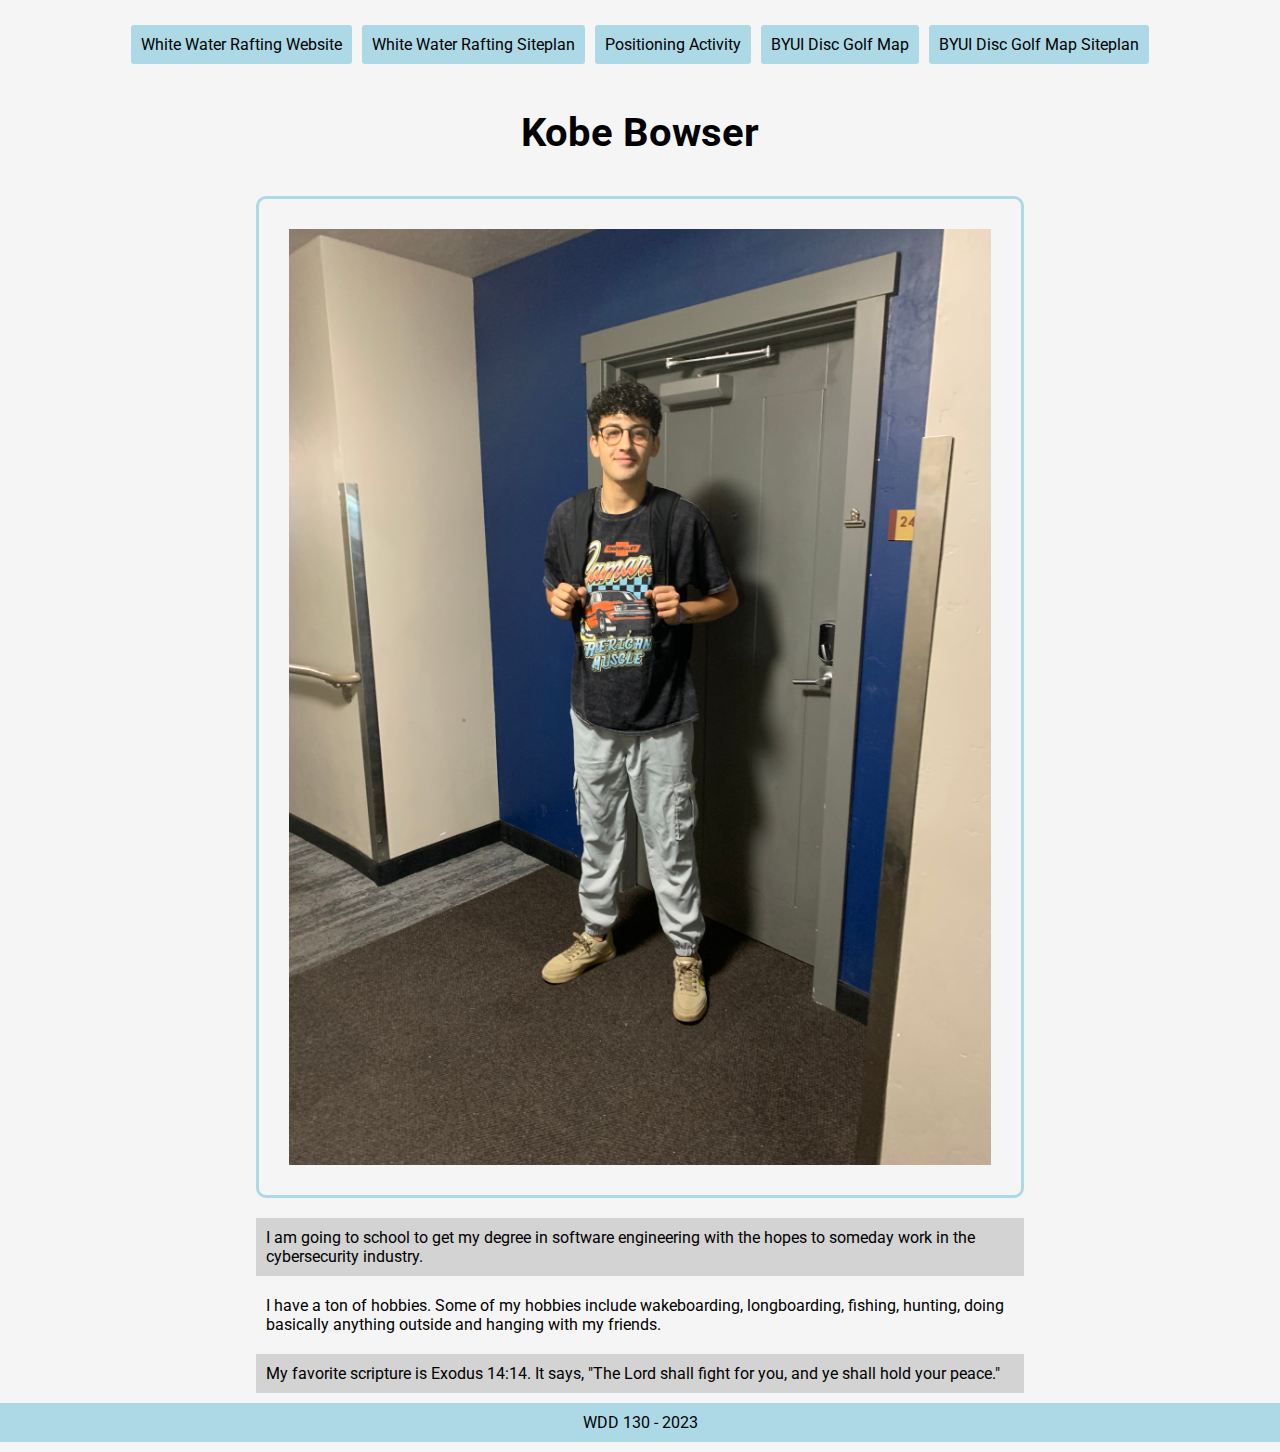
<file: index.html>
<!DOCTYPE html>
<html lang="en">
    <head>
        <meta charset="UTF-8">
        <meta name="viewport" content="width=device-width, initial-scale=1.0">
        <title>WDD130  |  Home</title>
        <link href="portal.css" rel="stylesheet">
    </head>
    <body>
        <div id="content">
            <header>
                <nav id="primary">
                    <a href="wwr/index.html">White Water Rafting Website</a>
                    <a href="wwr/site-plan-rafting.html">White Water Rafting Siteplan</a>
                    <a href="positioning.html">Positioning Activity</a>
                    <a href="byuidgmap/index.html">BYUI Disc Golf Map</a>
                    <a href="byuidgmap/site-plan.html">BYUI Disc Golf Map Siteplan</a>
                </nav>
            </header>
            <h1>Kobe Bowser</h1>
            <img src="IMG_3709.jpg" alt="Picture of Kobe Bowser's first day of fall semester.">
            <p class="background">I am going to school to get my degree in software engineering with the hopes to someday work in the cybersecurity industry.</p>
            <p>I have a ton of hobbies. Some of my hobbies include wakeboarding, longboarding, fishing, hunting, doing basically anything outside and hanging with my friends.</p>
            <p class="background">My favorite scripture is Exodus 14:14. It says, "The Lord shall fight for you, and ye shall hold your peace." </p>
            <footer>
                <p>WDD 130 - 2023</p>
            </footer>
        </div>
    </body>
</html>
</file>
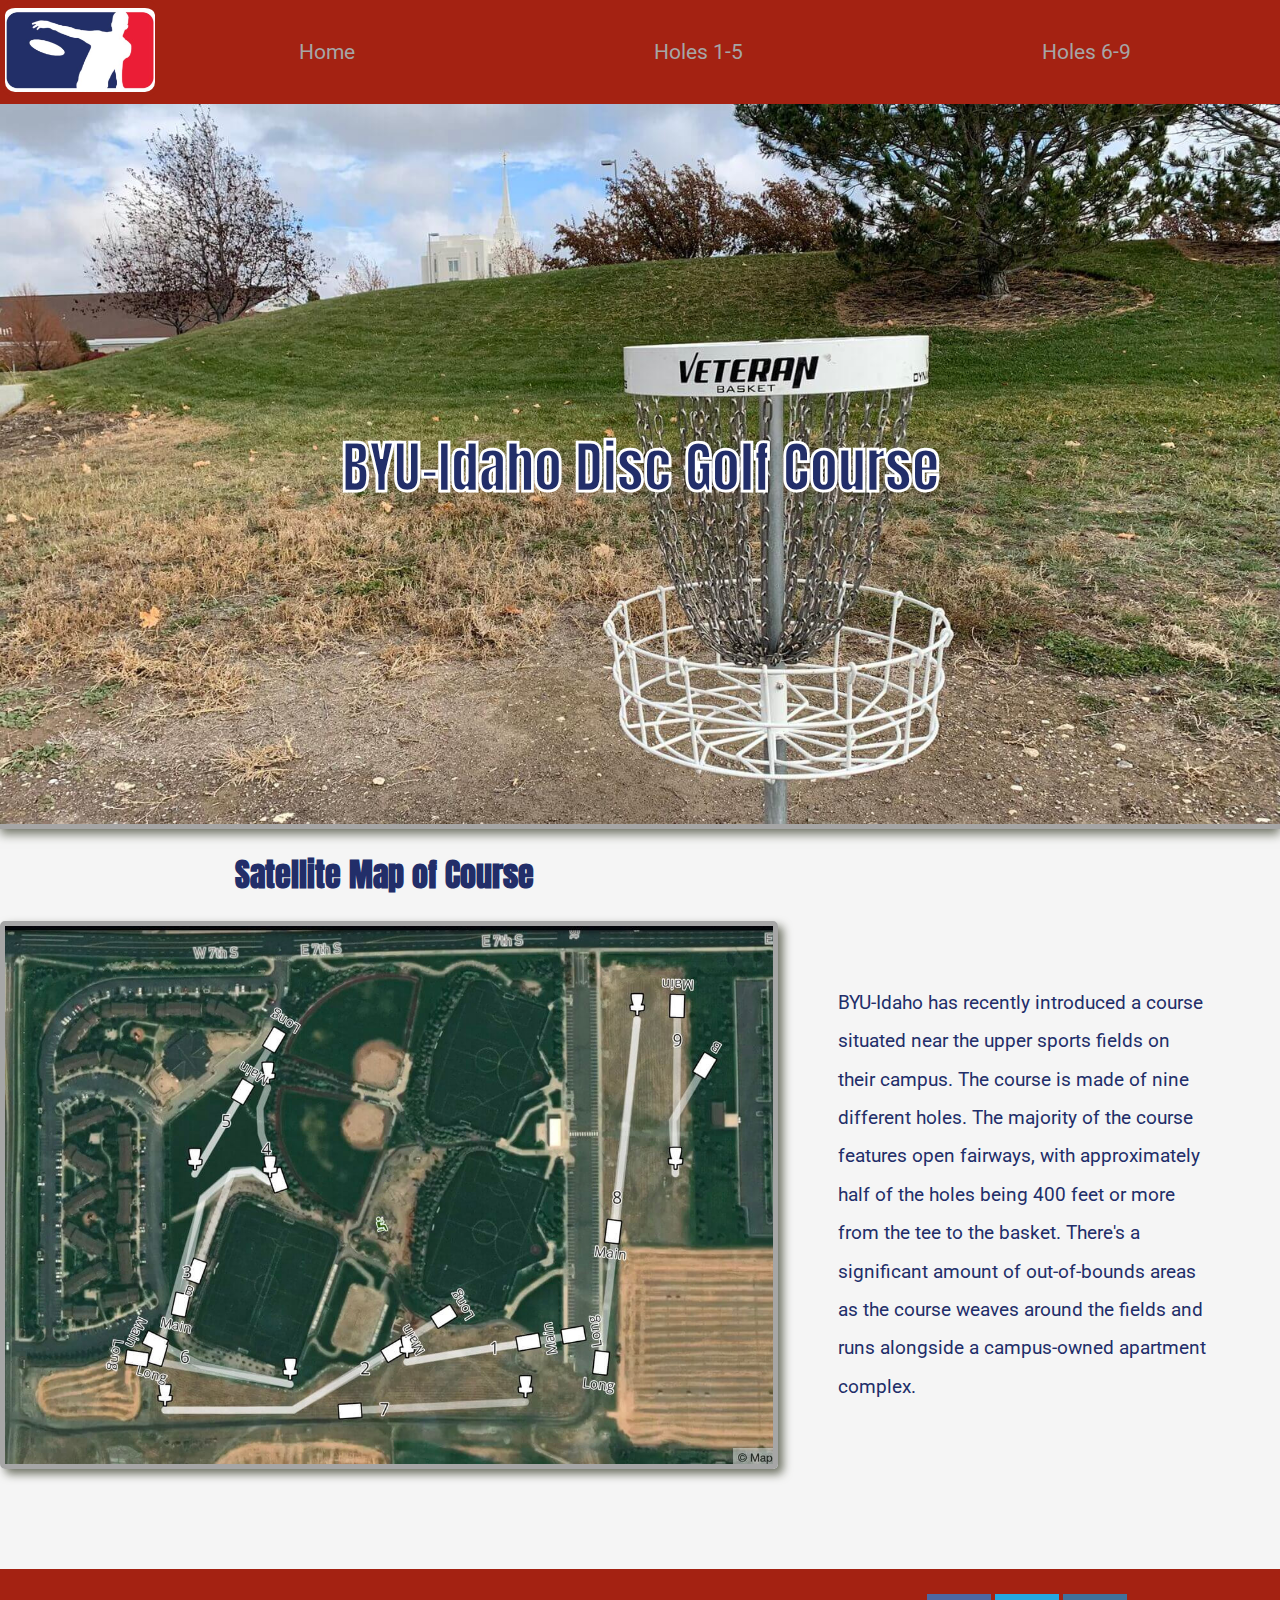
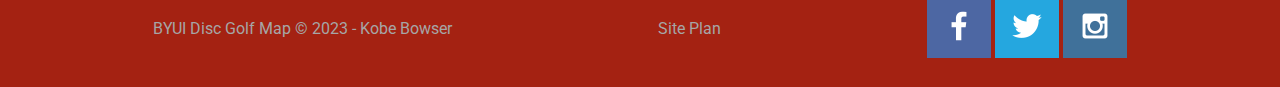
<file: byuidgmap/index.html>
<!DOCTYPE html>
<html lang="en">
<head>
    <meta charset="UTF-8">
    <meta name="viewport" content="width=device-width, initial-scale=1.0">
    <title>BYUI Disc Golf Map | Home</title>
    <link rel="stylesheet" href="styles/personalstyle.css">
</head>
<body>
    <header>
        <a id="logo_link" href="index.html">
        <img class="logo" src="images/discgolflogo2.png" alt="Disc Golf Logo">
        </a>
        <nav>
            <a href="index.html">Home</a>
            <a href="holes1to5.html">Holes 1-5</a>
            <a href="holes6to9.html">Holes 6-9</a>
        </nav>
    </header>
    <main class="dghome-grid">
        <h1 class="homepage-title">BYU-Idaho Disc Golf Course</h1>
        <img class="temple-img" src="images/dgbaskettemple.jpg" alt="Disc golf basket with Rexburg temple in the background.">
        <h1 class="map-title">Satellite Map of Course</h1>
        <img class="map-img" src="images/dgmap.jpg" alt="Satellite map of course.">
        <p class="homepage-paragraph">BYU-Idaho has recently introduced a course situated near the upper sports fields on their campus. The course is made of nine different holes. The majority of the course features open fairways, with approximately half of the holes being 400 feet or more from the tee to the basket. There's a significant amount of out-of-bounds areas as the course weaves around the fields and runs alongside a campus-owned apartment complex.</p>
    </main>
    <footer>
        <p>BYUI Disc Golf Map &copy; 2023 - Kobe Bowser</p>
        <p><a href="site-plan.html">Site Plan</a></p>
        <div class="social">
            <a href="https://facebook.com" target="_blank">
                <img src="images/facebook.png" alt="fb icon">
            </a>
            <a href="https://twitter.com" target="_blank">
                <img src="images/twitter.png" alt="twitter icon">
            </a>
            <a href="https://instagram.com" target="_blank">
                <img src="images/instagram.png" alt="instagram icon">
            </a>
        </div>
    </footer>   
</body>
</html>
</file>
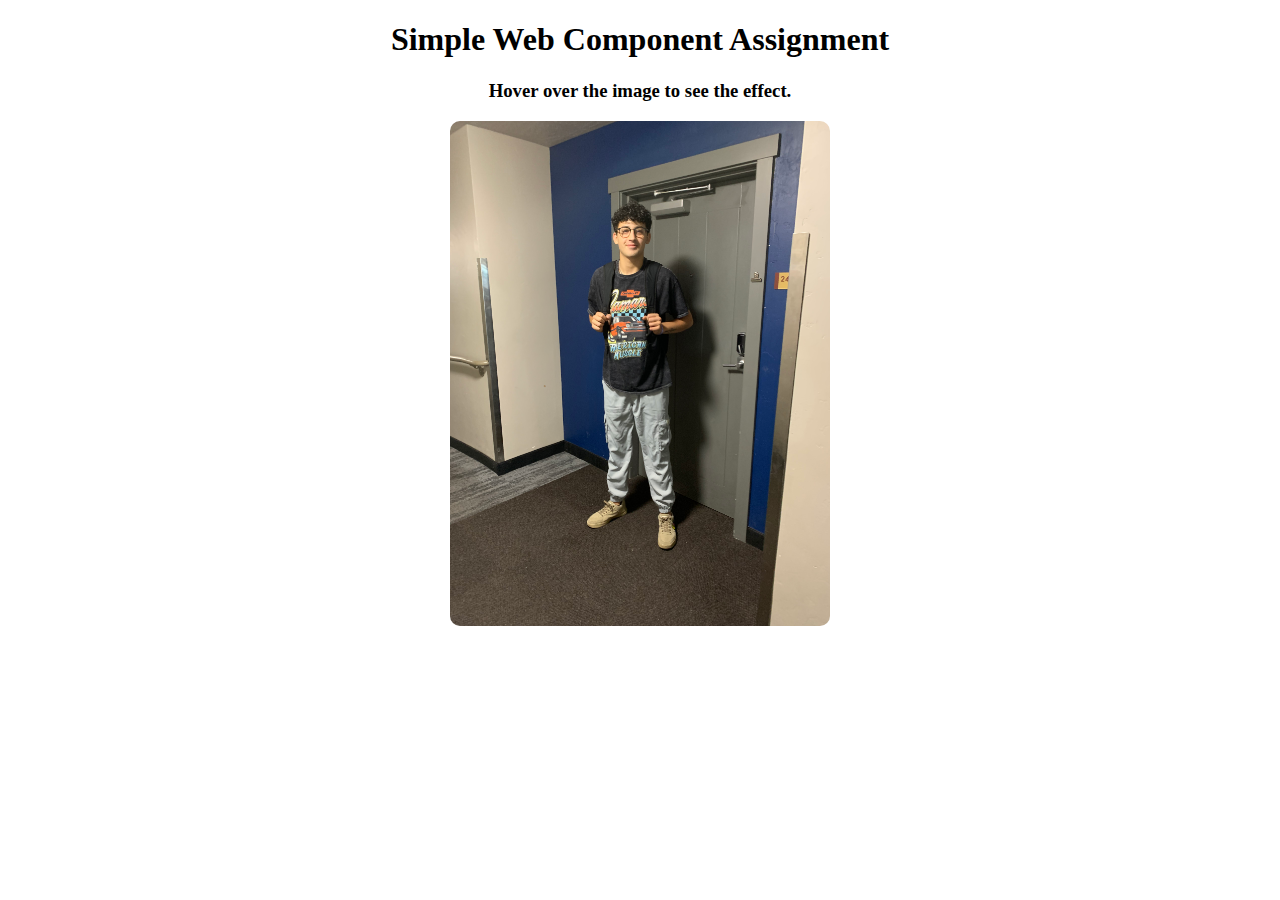
<file: simplewebcomponent/index.html>
<!DOCTYPE html>
<html lang="en">
<head>
    <meta charset="UTF-8">
    <meta name="viewport" content="width=device-width, initial-scale=1.0">
    <title>Simple Web Component</title>
    <link rel="stylesheet" href="webcompstyle.css">
</head>
<body>
    <h1>Simple Web Component Assignment</h1>
    <h3>Hover over the image to see the effect.</h3>

    <div class="container">
        <img src="images/IMG_3709.jpg" alt="Picture of Kobe" class="image" style="width:100%">
        <div class="middle">
            <div class="text">Kobe Bowser</div>
        </div>
    </div>
</body>
</html>
</file>
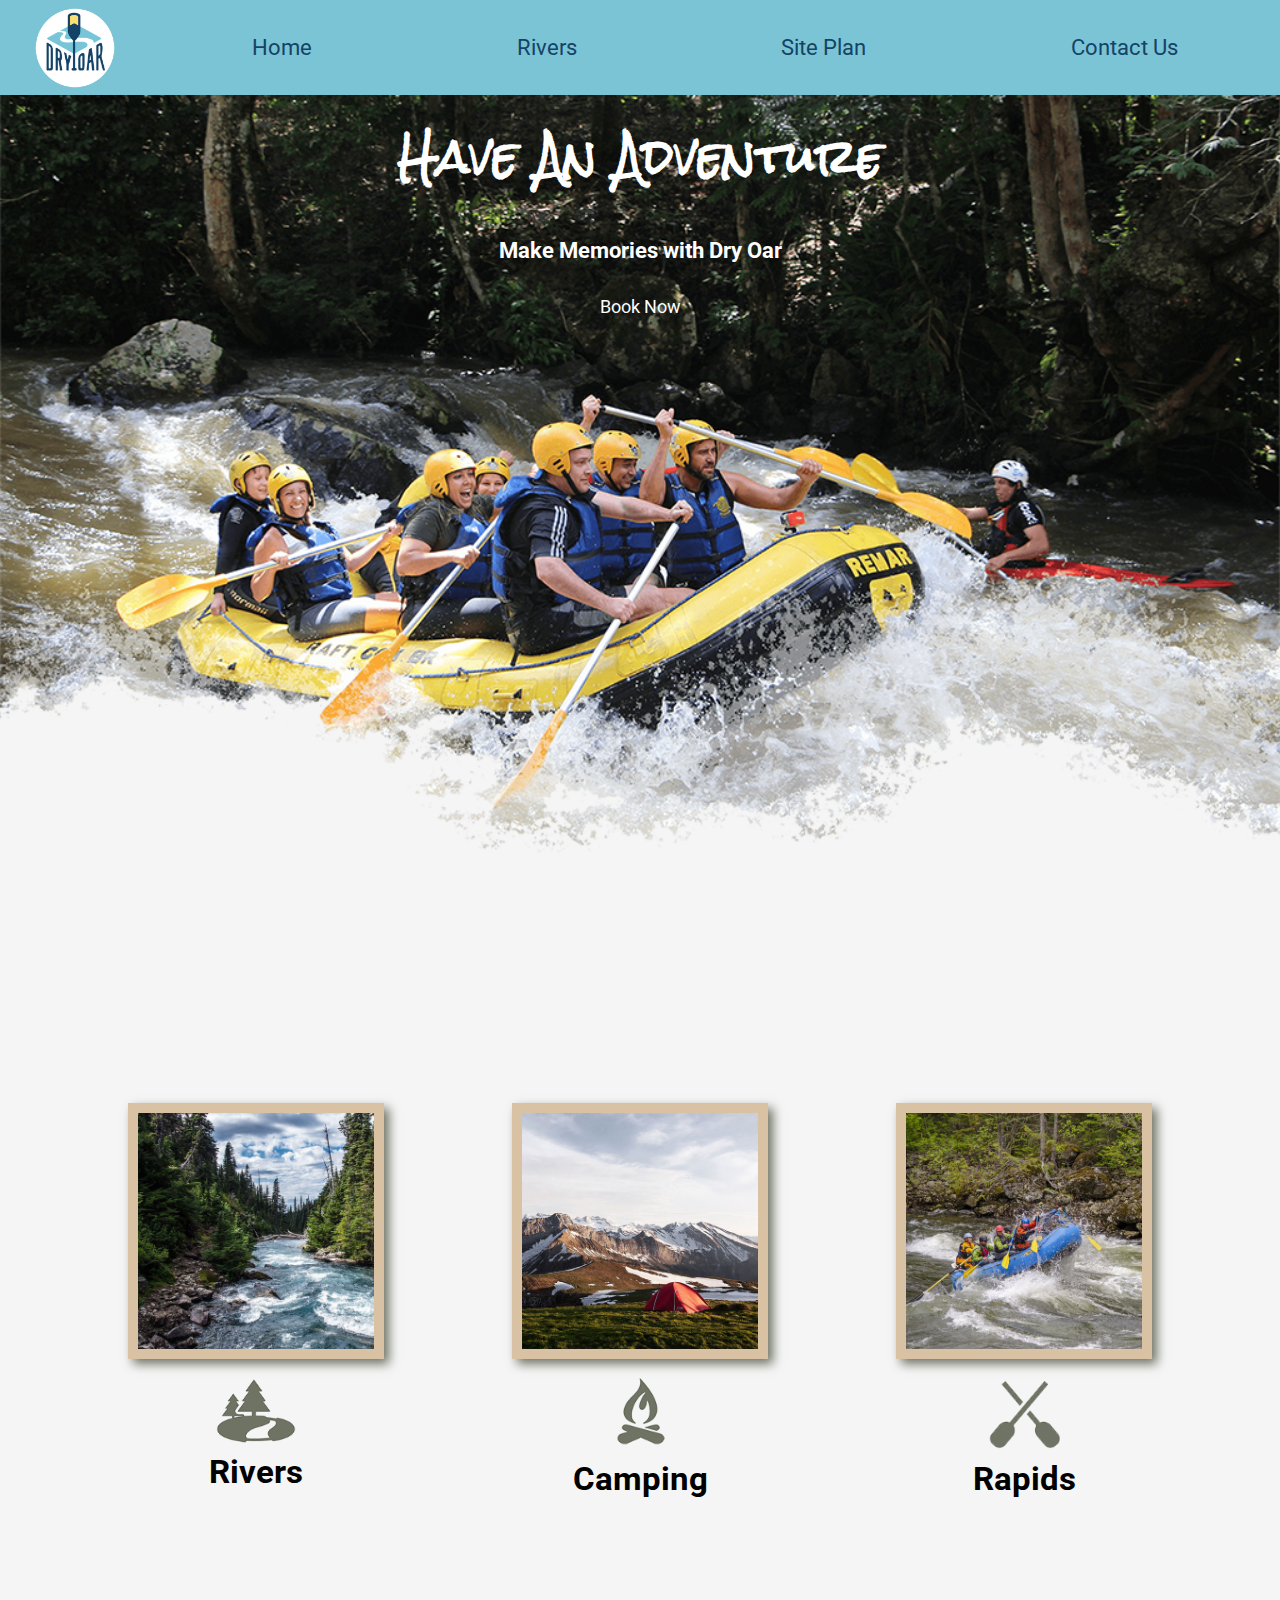
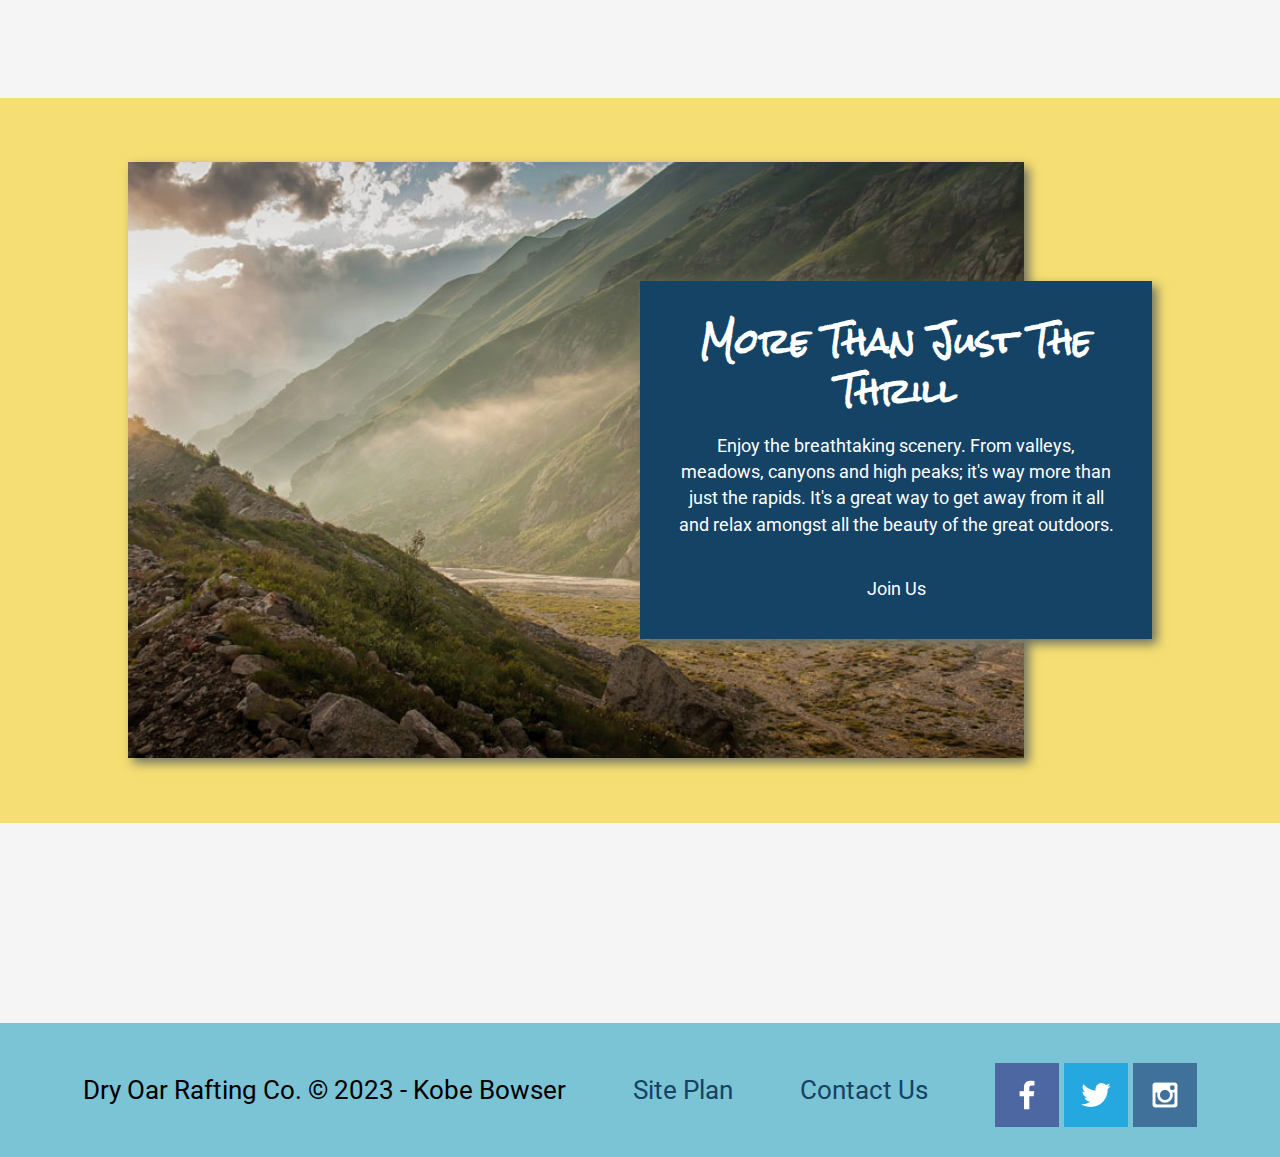
<file: wwr/index.html>
<!DOCTYPE html>
<html lang="en">
<head>
    <meta charset="UTF-8">
    <meta name="viewport" content="width=device-width, initial-scale=1.0">
    <title>Dry Oar Rafting Co. | Home</title>
    <link rel="stylesheet" href="styles/style.css">
</head>
<body>
    <div id="content">
        <header>
            <a id="logo_link" href="index.html">
            <img class="logo" src="images/logo.png" alt="Dry Oar Rafting Co. Logo">
            </a>
            <nav>
                <a href="index.html">Home</a>
                <a href="rivers.html">Rivers</a>
                <a href="site-plan-rafting.html">Site Plan</a>
                <a href="contactus.html">Contact Us</a>
            </nav>
        </header>
        <div id="hero">
            <div id="hero-box">
                <img id="hero-img" src="images/hero.png" alt="People enjoying white water rafting">
            </div>
            <section id="hero-msg">
                <h1 class="home-title">Have An Adventure</h1>
                <h4>Make Memories with Dry Oar</h4>
                <div class="button-box">
                    <a class="book" href="contactus.html">Book Now</a>
                </div>
            </section>
        </div>
        <main class="home-grid">
            <section class="rivers-card">
                <img class="card-img" src="images/rivers.jpg" alt="river in forest">
                <img class="icon" src="images/river_icon.png" alt="river icon">
                <h2>Rivers</h2>
            </section>
            <section class="camping-card">
                <img class="card-img" src="images/camping.jpg" alt="tent in mountains">
                <img class="icon" src="images/fire_icon.png" alt="fire icon">
                <h2>Camping</h2>
            </section>
            <section class="rapids-card">
                <img class="card-img" src="images/rapids.jpg" alt="rafting boat">
                <img class="icon" src="images/oars.png" alt="oars icon">
                <h2>Rapids</h2>
            </section>
            <div id="background"></div>
            <img class="mountains" src="images/mountains.jpg" alt="Misty mountains">
            <section class="msg">
                <h2>More Than Just The Thrill</h2>
                <p>Enjoy the breathtaking scenery. From valleys, meadows, canyons and high peaks; it's way more than just the rapids. It's a great way to get away from it all and relax amongst all the beauty of the great outdoors. </p>
                <a class="join" href="rivers.html">Join Us</a>
            </section>
        </main>
        <footer>
            <p>Dry Oar Rafting Co. &copy; 2023 - Kobe Bowser</p>
            <p><a href="site-plan-rafting.html">Site Plan</a></p>
            <p><a href="contactus.html">Contact Us</a></p>
            <div class="social">
                <a href="https://facebook.com" target="_blank">
                    <img src="images/facebook.png" alt="fb icon">
                </a>
                <a href="https://twitter.com" target="_blank">
                    <img src="images/twitter.png" alt="twitter icon">
                </a>
                <a href="https://instagram.com" target="_blank">
                    <img src="images/instagram.png" alt="instagram icon">
                </a>
            </div>
        </footer>
    </div>
</body>
</html>
</file>
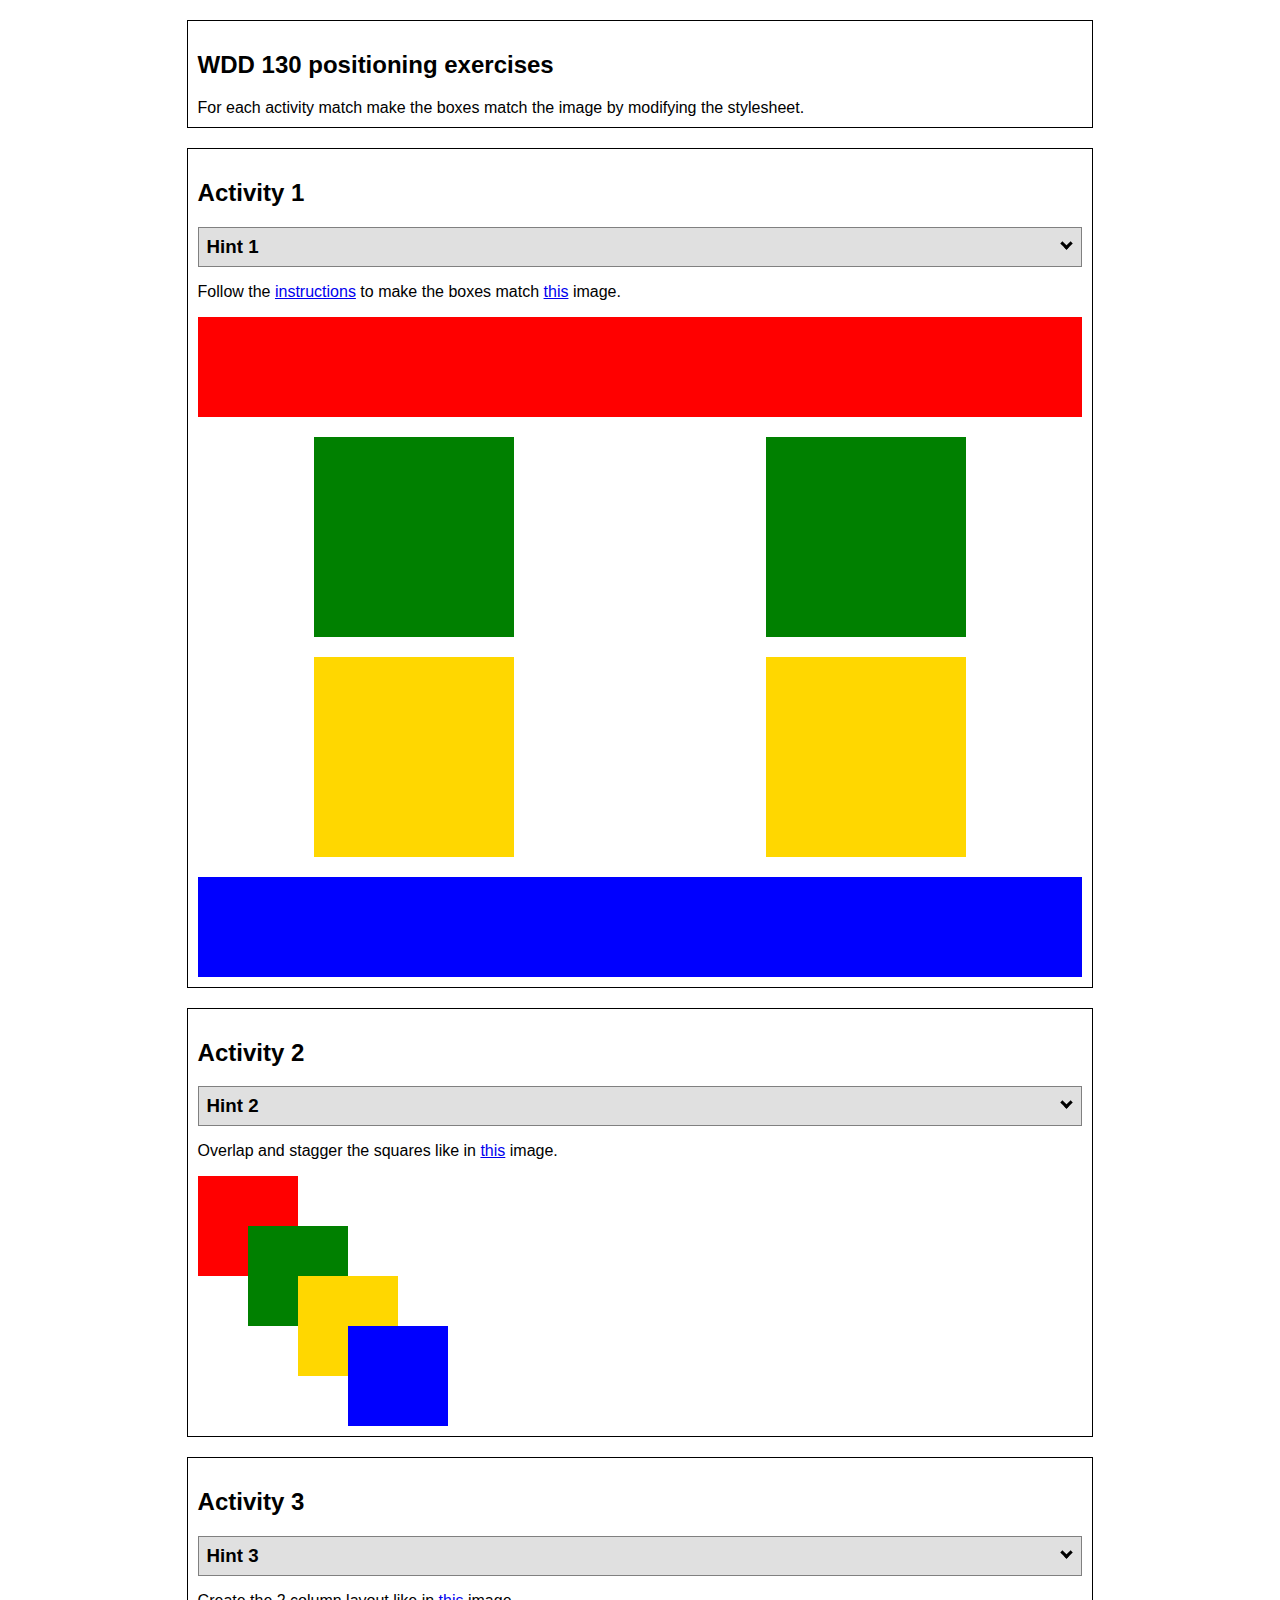
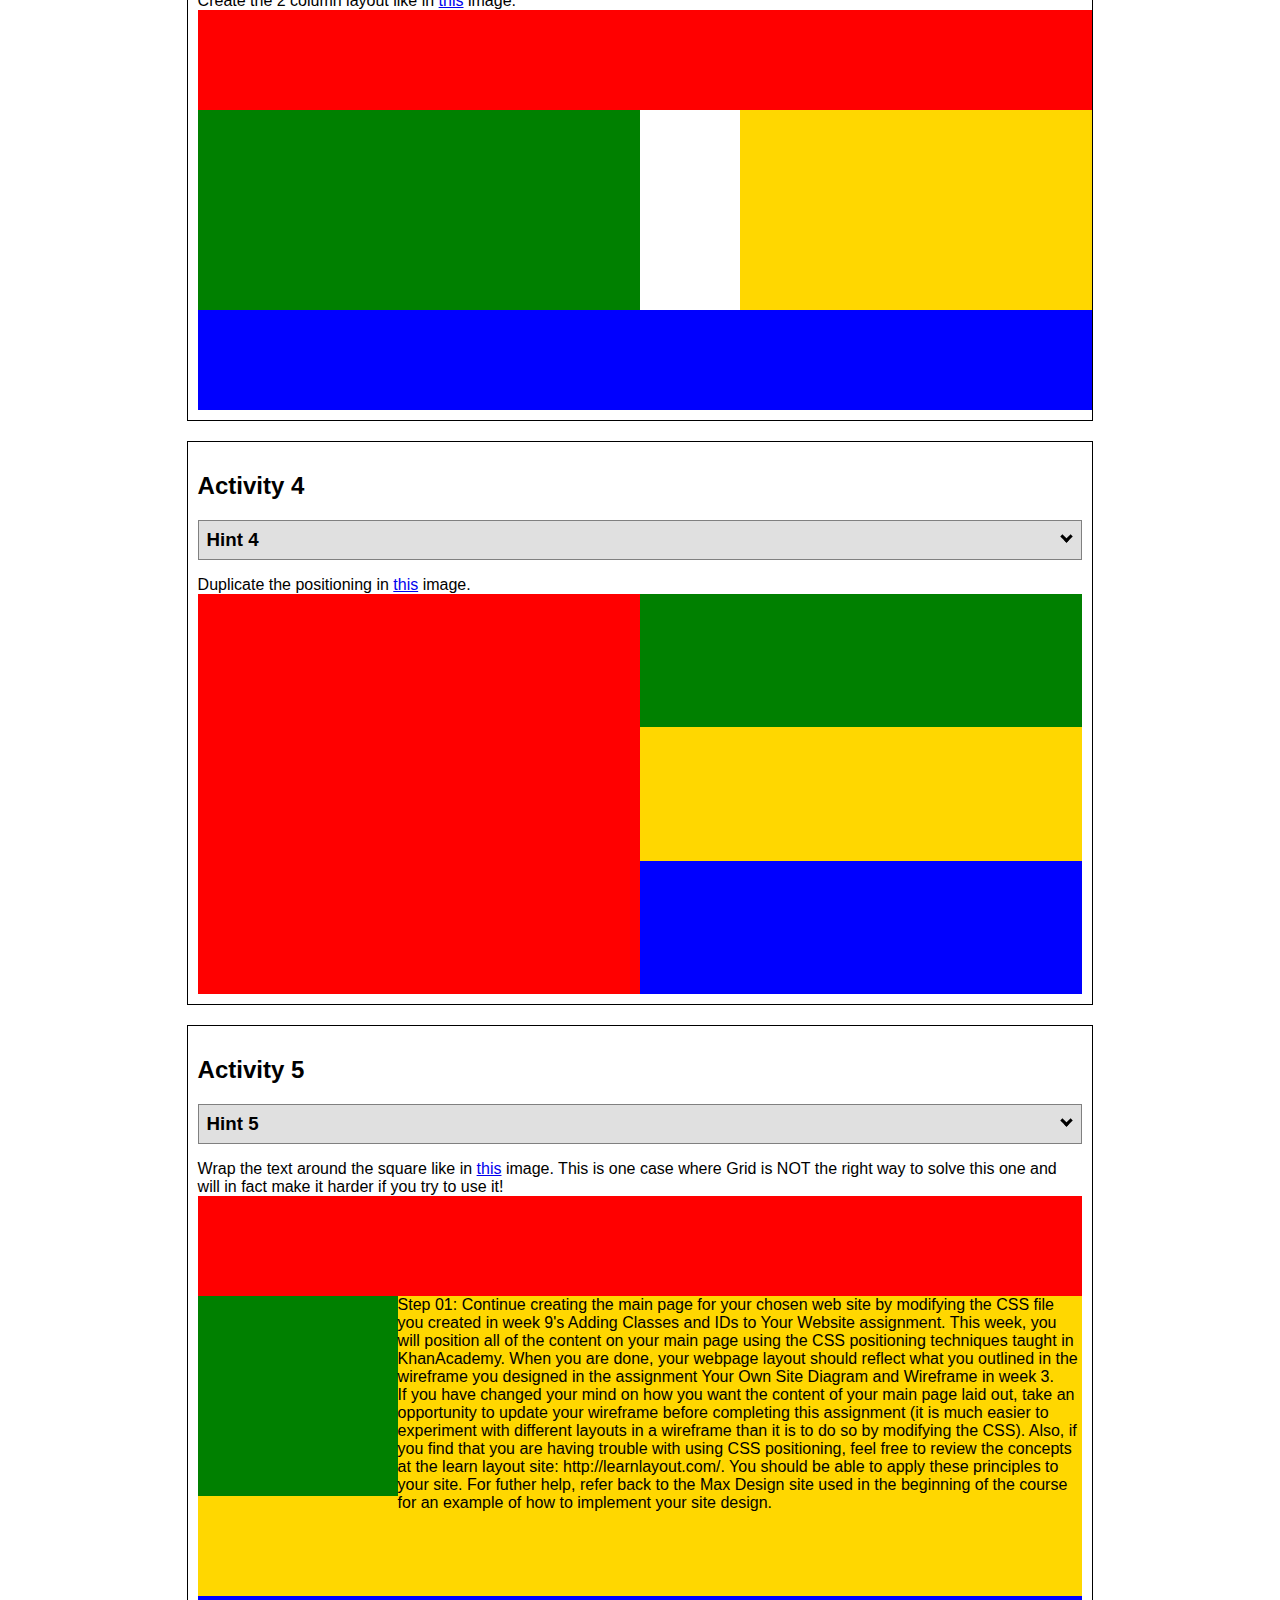
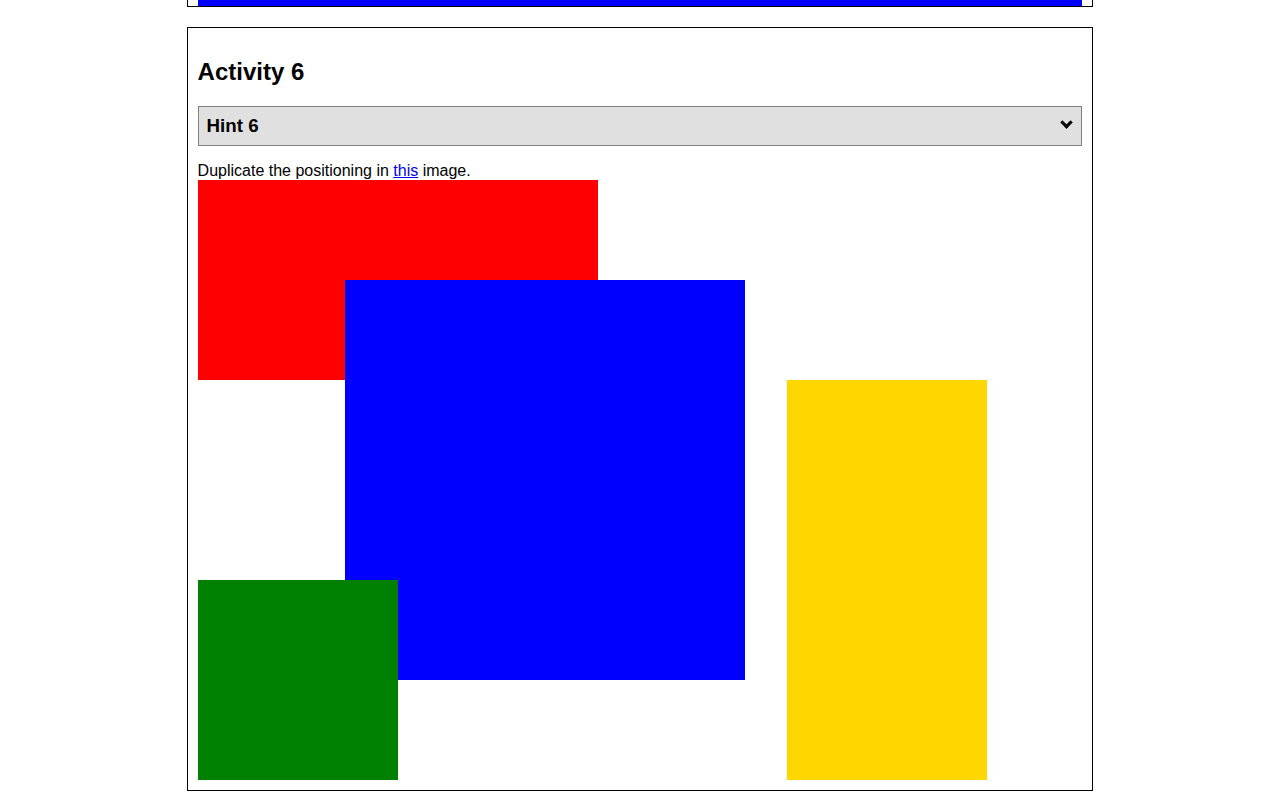
<file: positioning.html>
<!DOCTYPE html>
<html lang="en">
  <head>
    <!-- HTML - Name: positioning.html -->
    <title>Positioning Activity</title>
    <link rel="stylesheet" type="text/css" href="positionstyles.css" />
  </head>
  <body>
    <div class="activity">
      <h2>WDD 130 positioning exercises</h2>
      For each activity match make the boxes match the image by modifying the stylesheet.</div>
    <div class="activity">
      <h2>Activity 1</h2>
      <section class="hint"><input type="checkbox" ><i></i> <h3>Hint 1</h3><div><p>Check out the <a href="https://byui-wdd.github.io/wdd130/activities/w06-css-positioning.html" target="_blank">activity instructions</a> in Ilearn!</p></div></section>
      <p>Follow the <a href="https://byui-wdd.github.io/wdd130/activities/w06-css-positioning.html" target="_blank">instructions</a> to make the boxes match  <a href="https://byui-wdd.github.io/wdd130/images/example1.png" target="_blank">this</a> image.</p>
      <div class="content1" >
        <div class="red1" ></div>
        <div class="green1" ></div>
        <div class="green1" ></div>
        <div class="yellow1"></div>
        <div class="yellow1"></div>
        <div class="blue1"></div>
      </div>
    </div>
    <div class="activity">
      <h2>Activity 2</h2>
      <section class="hint"><input type="checkbox" > <h3>Hint 2</h3><i></i><div>
      <ul>
      <li>grid-template-columns: 50px 50px 50px 50px 50px </li></ul></div></section>
      <p>Overlap and stagger the squares like in <a href="https://byui-wdd.github.io/wdd130/images/example2.png" target="_blank">this</a> image.</p>
      <div class="content2" >
        <div class="red2" ></div>
        <div class="green2" ></div>
        <div class="yellow2"></div>
        <div class="blue2"></div>
      </div>
    </div>
    <div class="activity">
      <h2>Activity 3</h2>
      <section class="hint"><input type="checkbox" > <h3>Hint 3</h3><i></i><div><p>This one is going to be best solved with CSS Grid. Remember to make the boxes the right width first...then start moving them around. </p><h4>Properties used:</h4><ul><li>display:grid;</li><li>grid-template-columns:</li><li>grid-column-gap:</li>
        <li>grid-column:</li>  </ul></div></section>
      Create the 2 column layout like in <a href="https://byui-wdd.github.io/wdd130/images/example3.png" target="_blank">this</a>  image.
      <div class="content3" >
        <div class="red3" ></div>
        <div class="green3" ></div>
        <div class="yellow3"></div>
        <div class="blue3"></div>
      </div>
    </div>
    <div class="activity">
      <h2>Activity 4</h2>
      <section class="hint"><input type="checkbox" > <h3>Hint 4</h3><i></i><div><p>For the others we have been primarily concerned with width. For this one you will need to adjust height as well. </p><h4>Properties used:</h4><ul><li>display:grid;</li><li>grid-template-columns:</li><li>grid-row:</li></ul></div></section>
      Duplicate the positioning in <a href="https://byui-wdd.github.io/wdd130/images/example4.png" target="_blank">this</a> image. 
      <div class="content4" >
        <div class="red4" ></div>
        <div class="green4" ></div>
        <div class="yellow4"></div>
        <div class="blue4"></div>
      </div>
    </div>

    <div class="activity">
      <h2>Activity 5</h2>
      <section class="hint"><input type="checkbox" > <h3>Hint 5</h3><i></i><div><p>Grid is <strong>not</strong> the right way to do this.  In fact there is only one way to really do that...and that is with float. Remember that we float the thing we want the text to wrap around.  Also remember to start by making all the shapes the right size and shape.</p><h4>Properties used:</h4><ul><li>float: left;</li></ul></div></section>
      Wrap the text around the square like in <a href="https://byui-wdd.github.io/wdd130/images/example5.png" target="_blank">this</a> image. This is one case where Grid is NOT the right way to solve this one and will in fact make it harder if you try to use it!
      <div class="content5" >
        <div class="red5" ></div>
        <div class="green5" ></div>
        <div class="yellow5">Step 01: Continue creating the main page for your chosen web site by modifying the CSS file you created in week 9's Adding Classes and IDs to Your Website assignment. This week, you will position all of the content on your main page using the CSS positioning techniques taught in KhanAcademy. When you are done, your webpage layout should reflect what you outlined in the wireframe you designed in the assignment Your Own Site Diagram and Wireframe in week 3. <br />
          If you have changed your mind on how you want the content of your main page laid out, take an opportunity to update your wireframe before completing this assignment (it is much easier to experiment with different layouts in a wireframe than it is to do so by modifying the CSS). Also, if you find that you are having trouble with using CSS positioning, feel free to review the concepts at the learn layout site: http://learnlayout.com/. You should be able to apply these principles to your site. For futher help, refer back to the Max Design site used in the beginning of the course for an example of how to implement your site design.</div>
        <div class="blue5"></div>
      </div>
    </div>
    <div class="activity">
      <h2>Activity 6</h2>
      <section class="hint"><input type="checkbox" > <h3>Hint 6</h3><i></i><div><p>This one is all about visualizing the grid behind the layout. If you are having a hard time doing that first: all the sizes are even multiples of 100, and second here is another example with the lines drawn: <a href="https://byui-wdd.github.io/wdd130/images/example6-hint.png" target="_blank">example 6 with lines</a>. For this one you will find it easiest if you use px for the column width. You can also use <kbd>z-index</kbd> to control the element layering.    </p><h4>Properties used:</h4><ul><li>display:grid;</li><li>grid-template-columns:</li><li>grid-column:</li><li>grid-row:</li><li><a href="https://www.w3schools.com/cssref/pr_pos_z-index.asp" target="_blank">z-index:</a></li></ul></div></section>
      Duplicate the positioning in <a href="https://byui-wdd.github.io/wdd130/images/example6.png" target="_blank">this</a> image.
      <div class="content6" >
        <div class="red6" ></div>
        <div class="green6" ></div>
        <div class="yellow6"></div>
        <div class="blue6"></div>
      </div>
    </div>
  </body>
</html>
</file>
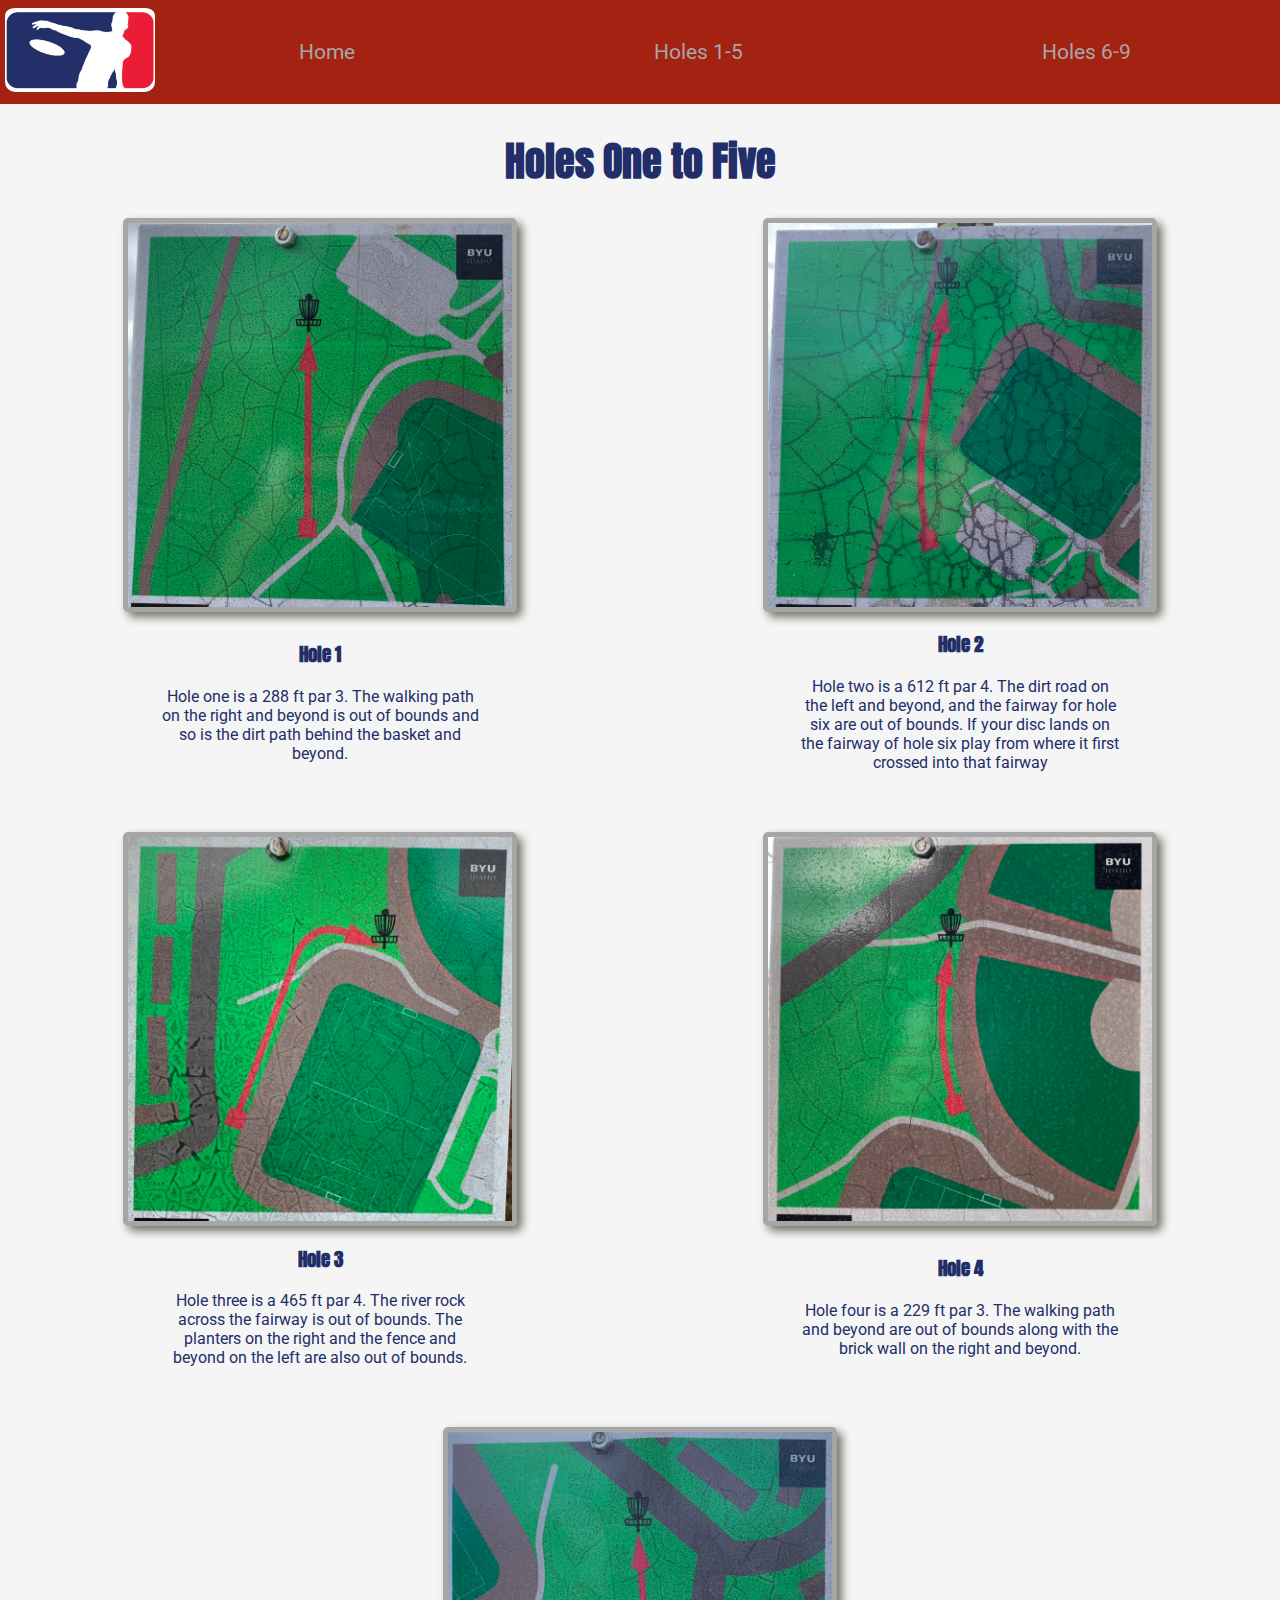
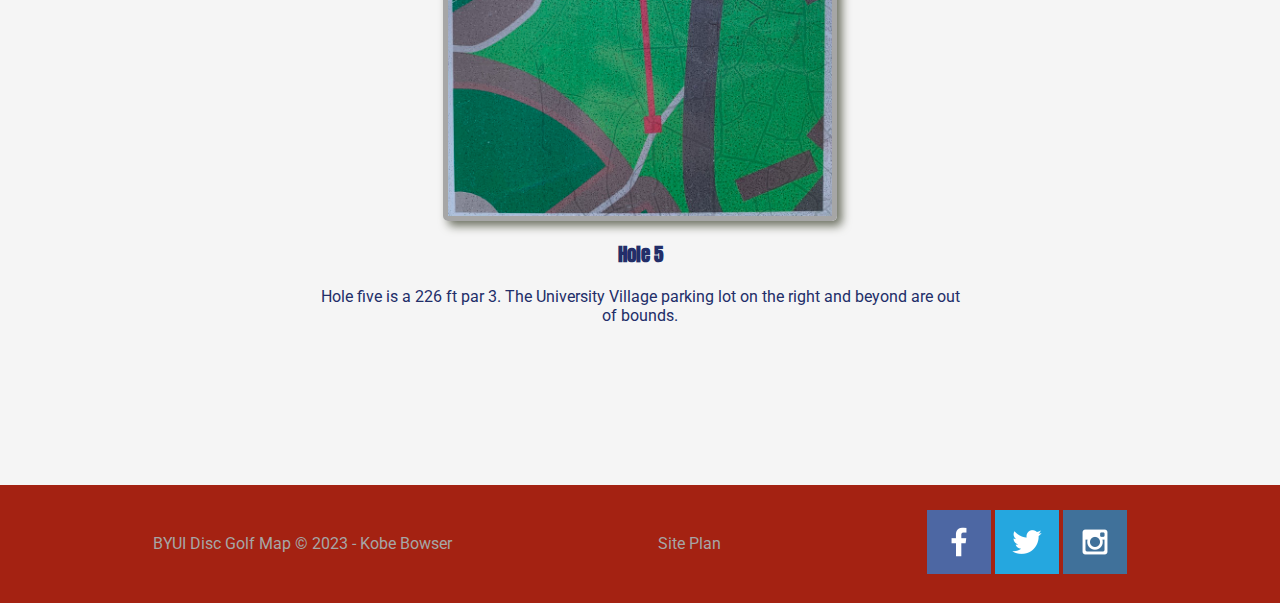
<file: byuidgmap/holes1to5.html>
<!DOCTYPE html>
<html lang="en">
<head>
    <meta charset="UTF-8">
    <meta name="viewport" content="width=device-width, initial-scale=1.0">
    <title>BYUI Disc Golf Map | Holes 1-5</title>
    <link rel="stylesheet" href="styles/personalstyle.css">
</head>
<body>
    <header>
        <a id="logo_link" href="index.html">
        <img class="logo" src="images/discgolflogo2.png" alt="Disc Golf Logo">
        </a>
        <nav>
            <a href="index.html">Home</a>
            <a href="holes1to5.html">Holes 1-5</a>
            <a href="holes6to9.html">Holes 6-9</a>
        </nav>
    </header>
    <main class="holes1to5-grid">
        <h1 class="holes1to5-title">Holes One to Five</h1>
        <img class="holeone" src="images/rsz_hole1.jpg" alt="Image of hole one.">
        <section class="holeonetext">
            <h3 class="holetitle">Hole 1</h3>
            <p class="holetext">Hole one is a 288 ft par 3. The walking path on the right and beyond is out of bounds and so is the dirt path behind the basket and beyond.</p>
        </section>

        <img class="holetwo" src="images/hole2.jpg" alt="Image of hole two.">
        <section class="holetwotext">
            <h3 class="holetitle">Hole 2</h3>
            <p class="holetext">Hole two is a 612 ft par 4. The dirt road on the left and beyond, and the fairway for hole six are out of bounds. If your disc lands on the fairway of hole six play from where it first crossed into that fairway</p>
        </section>
       
        <img class="holethree" src="images/hole3.jpg" alt="Image of hole three.">
        <section class="holethreetext">
            <h3 class="holetitle">Hole 3</h3>
            <p class="holetext">Hole three is a 465 ft par 4. The river rock across the fairway is out of bounds. The planters on the right and the fence and beyond on the left are also out of bounds.</p>
        </section>

        <img class="holefour" src="images/hole4.jpg" alt="Image of hole four.">
        <section class="holefourtext">
            <h3 class="holetitle">Hole 4</h3>
            <p class="holetext">Hole four is a 229 ft par 3. The walking path and beyond are out of bounds along with the brick wall on the right and beyond.</p>
        </section>

        <img class="holefive" src="images/hole5.jpg" alt="Image of hole five.">
        <section class="holefivetext">
            <h3 class="holetitle">Hole 5</h3>
            <p class="holetext">Hole five is a 226 ft par 3. The University Village parking lot on the right and beyond are out of bounds.</p>
        </section>
    </main>
    <footer>
        <p>BYUI Disc Golf Map &copy; 2023 - Kobe Bowser</p>
        <p><a href="site-plan.html">Site Plan</a></p>
        <div class="social">
            <a href="https://facebook.com" target="_blank">
                <img src="images/facebook.png" alt="fb icon">
            </a>
            <a href="https://twitter.com" target="_blank">
                <img src="images/twitter.png" alt="twitter icon">
            </a>
            <a href="https://instagram.com" target="_blank">
                <img src="images/instagram.png" alt="instagram icon">
            </a>
        </div>
    </footer>   
</body>
</html>
</file>
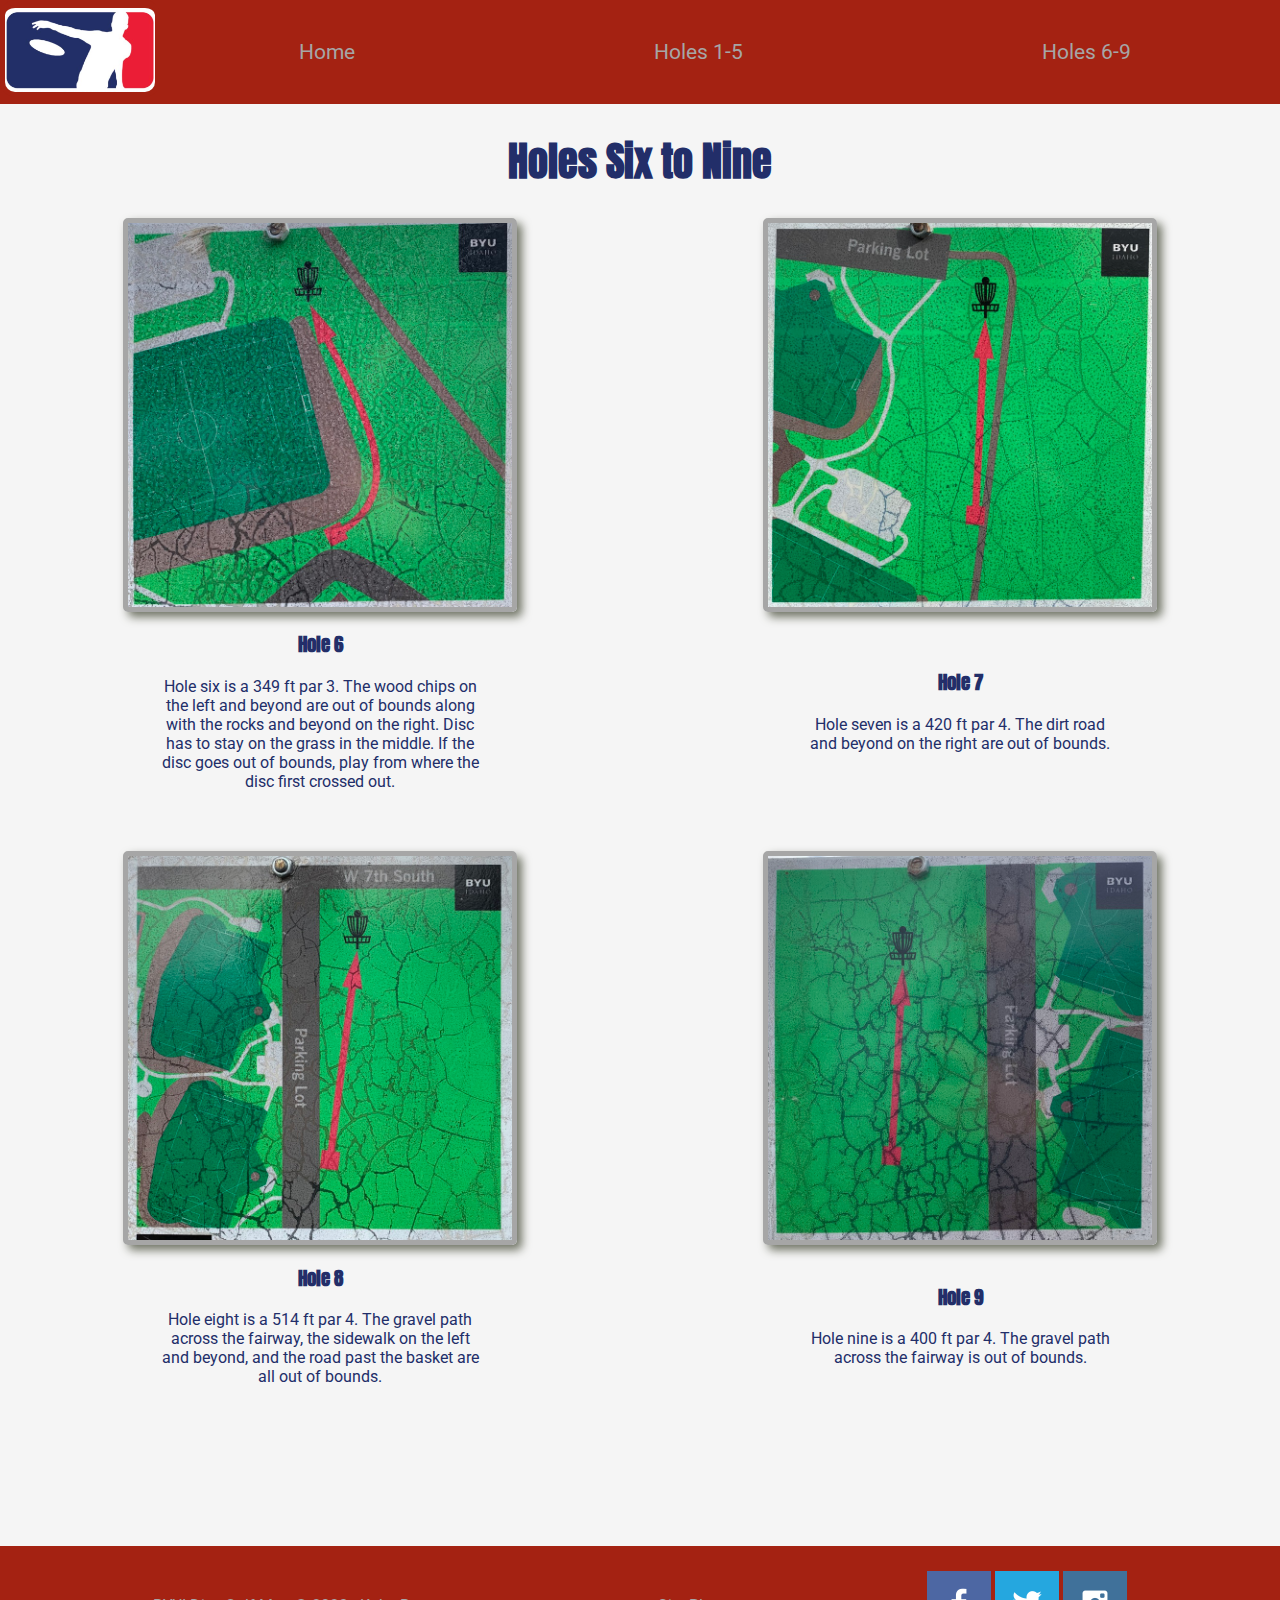
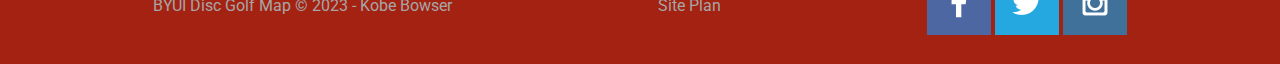
<file: byuidgmap/holes6to9.html>
<!DOCTYPE html>
<html lang="en">
<head>
    <meta charset="UTF-8">
    <meta name="viewport" content="width=device-width, initial-scale=1.0">
    <title>BYUI Disc Golf Map | Holes 6-9</title>
    <link rel="stylesheet" href="styles/personalstyle.css">
</head>
<body>
    <header>
        <a id="logo_link" href="index.html">
        <img class="logo" src="images/discgolflogo2.png" alt="Disc Golf Logo">
        </a>
        <nav>
            <a href="index.html">Home</a>
            <a href="holes1to5.html">Holes 1-5</a>
            <a href="holes6to9.html">Holes 6-9</a>
        </nav>
    </header>
    <main class="holes6to9-grid">
        <h1 class="holes6to9-title">Holes Six to Nine</h1>
        <img class="holesix" src="images/hole6.jpg" alt="Image of hole six.">
        <section class="holesixtext">
            <h3 class="holetitle">Hole 6</h3>
            <p class="holetext">Hole six is a 349 ft par 3. The wood chips on the left and beyond are out of bounds along with the rocks and beyond on the right. Disc has to stay on the grass in the middle. If the disc goes out of bounds, play from where the disc first crossed out.</p>
        </section>

        <img class="holeseven" src="images/hole7.jpg" alt="Image of hole seven.">
        <section class="holeseventext">
            <h3 class="holetitle">Hole 7</h3>
            <p class="holetext">Hole seven is a 420 ft par 4. The dirt road and beyond on the right are out of bounds.</p>
        </section>
       
        <img class="holeeight" src="images/hole8.jpg" alt="Image of hole eight.">
        <section class="holeeighttext">
            <h3 class="holetitle">Hole 8</h3>
            <p class="holetext">Hole eight is a 514 ft par 4. The gravel path across the fairway, the sidewalk on the left and beyond, and the road past the basket are all out of bounds.</p>
        </section>

        <img class="holenine" src="images/hole9.jpg" alt="Image of hole nine.">
        <section class="holeninetext">
            <h3 class="holetitle">Hole 9</h3>
            <p class="holetext">Hole nine is a 400 ft par 4. The gravel path across the fairway is out of bounds.</p>
        </section>
    </main>
    <footer>
        <p>BYUI Disc Golf Map &copy; 2023 - Kobe Bowser</p>
        <p><a href="site-plan.html">Site Plan</a></p>
        <div class="social">
            <a href="https://facebook.com" target="_blank">
                <img src="images/facebook.png" alt="fb icon">
            </a>
            <a href="https://twitter.com" target="_blank">
                <img src="images/twitter.png" alt="twitter icon">
            </a>
            <a href="https://instagram.com" target="_blank">
                <img src="images/instagram.png" alt="instagram icon">
            </a>
        </div>
    </footer>   
</body>
</html>
</file>
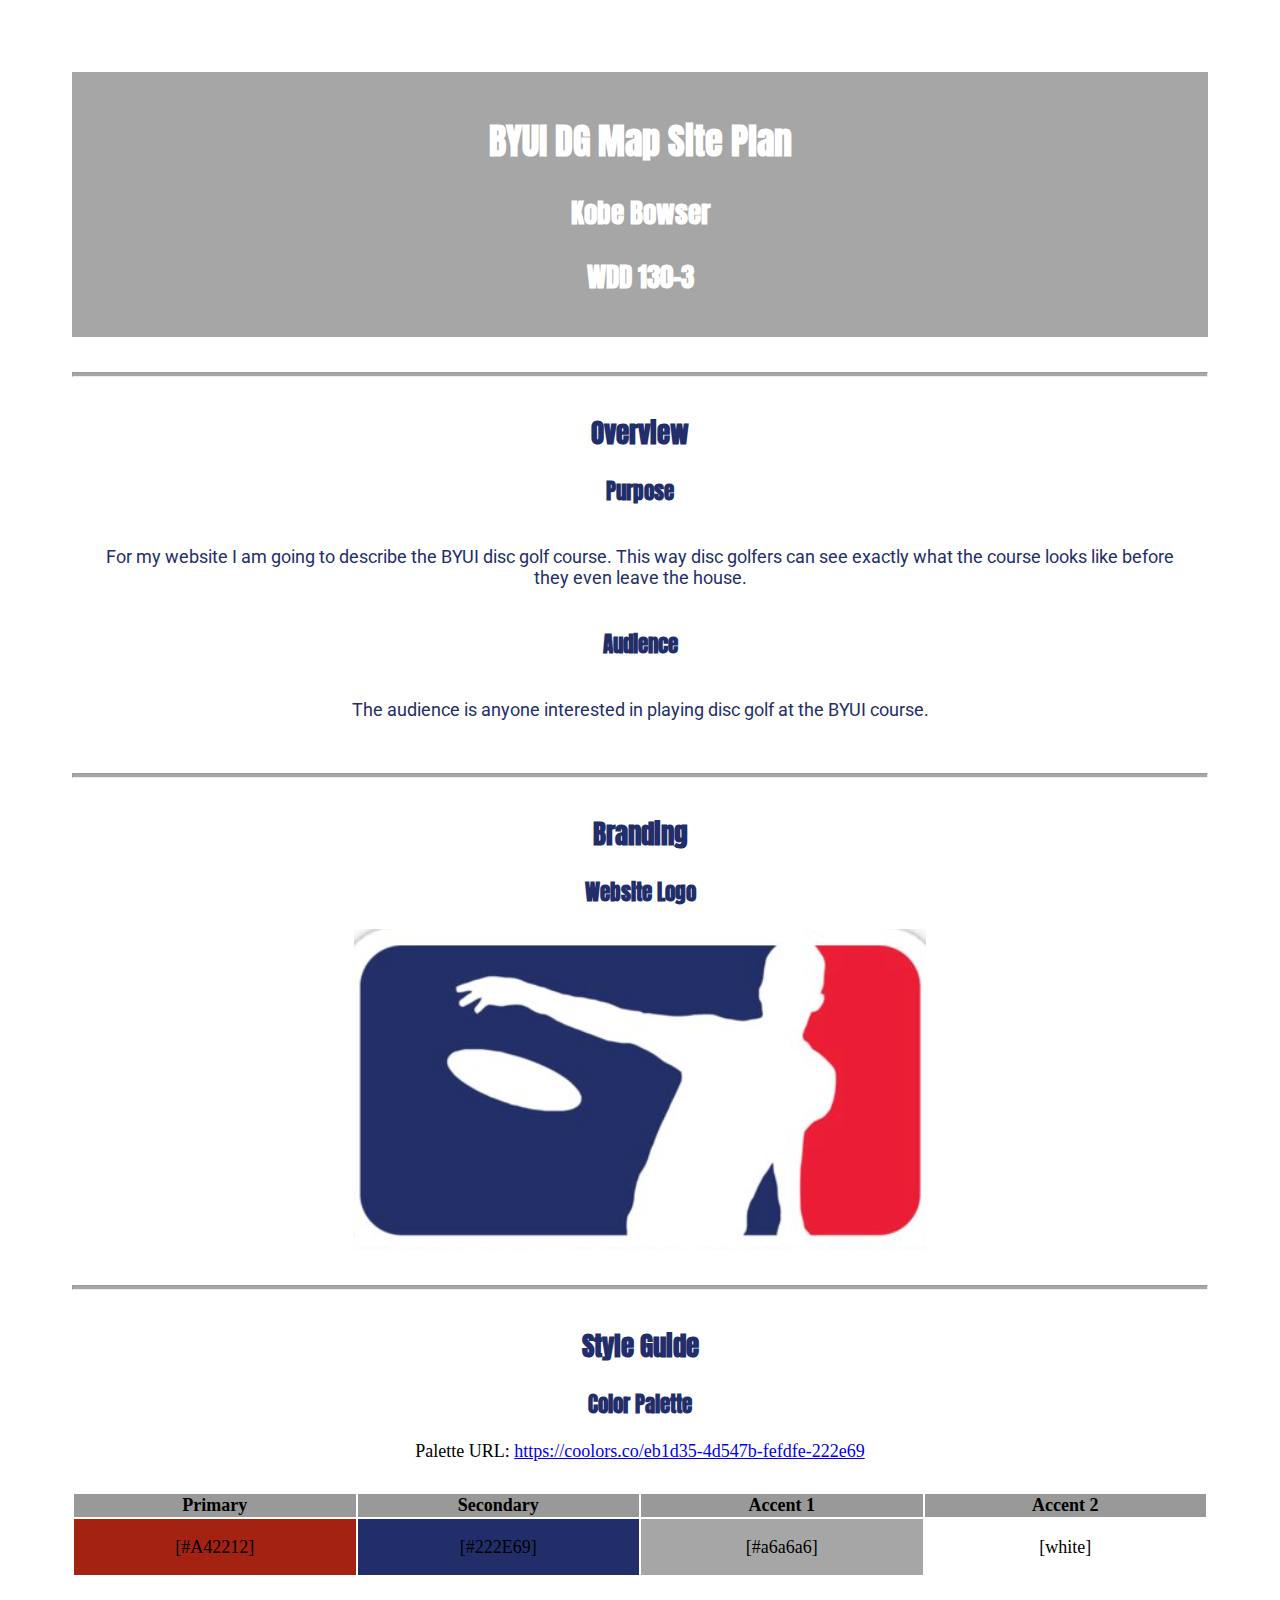
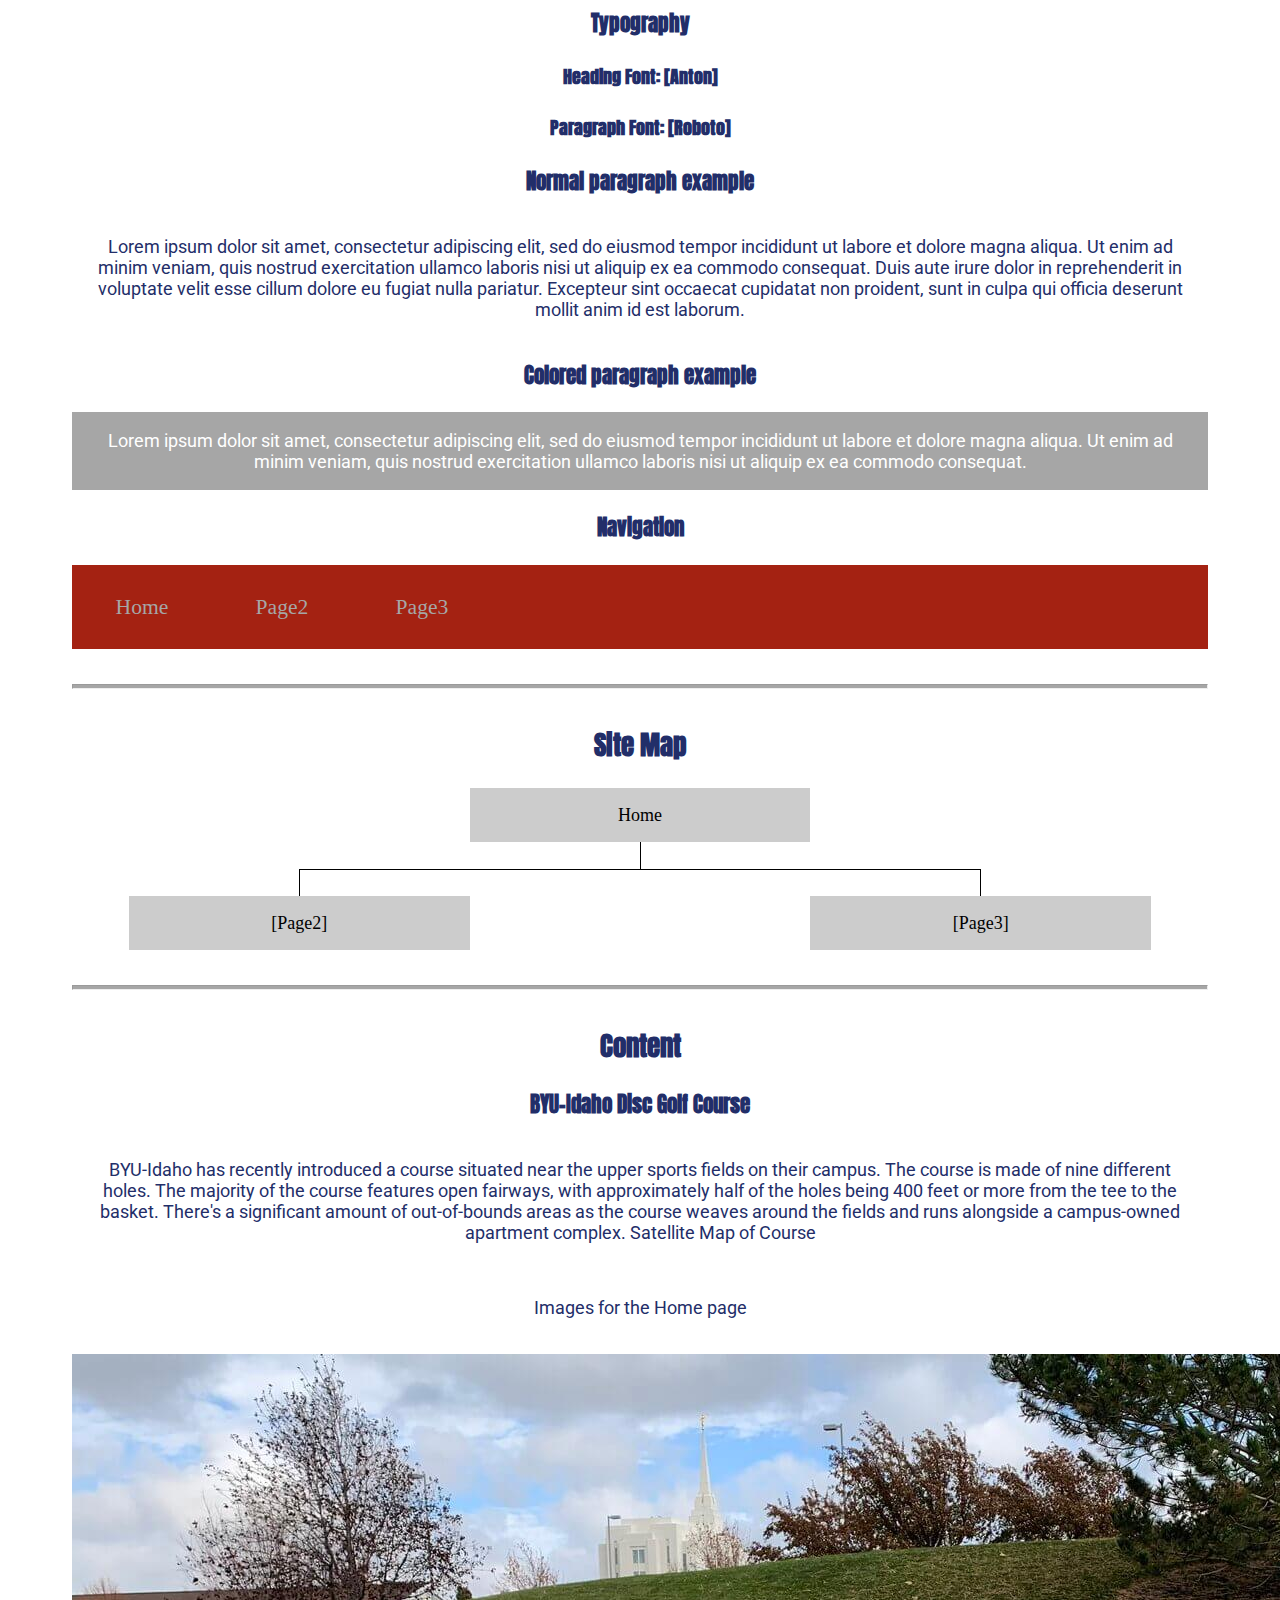
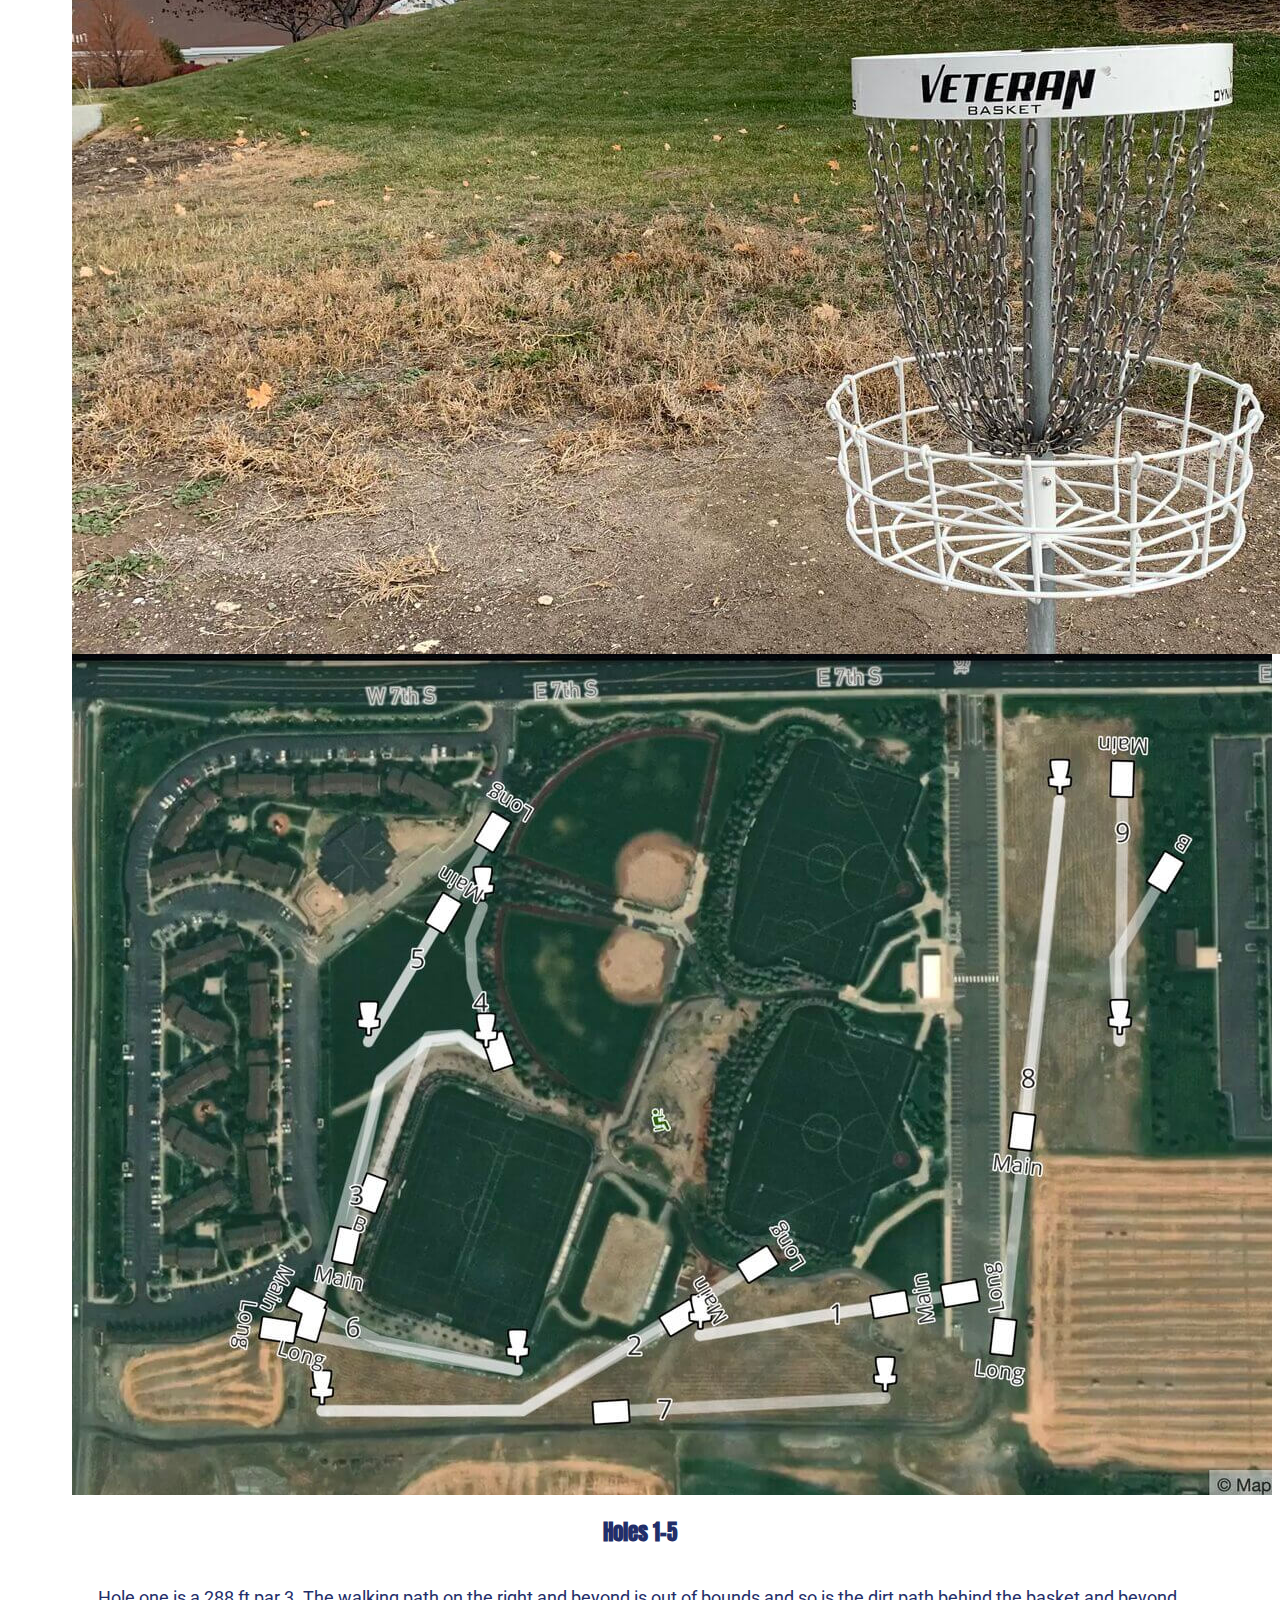
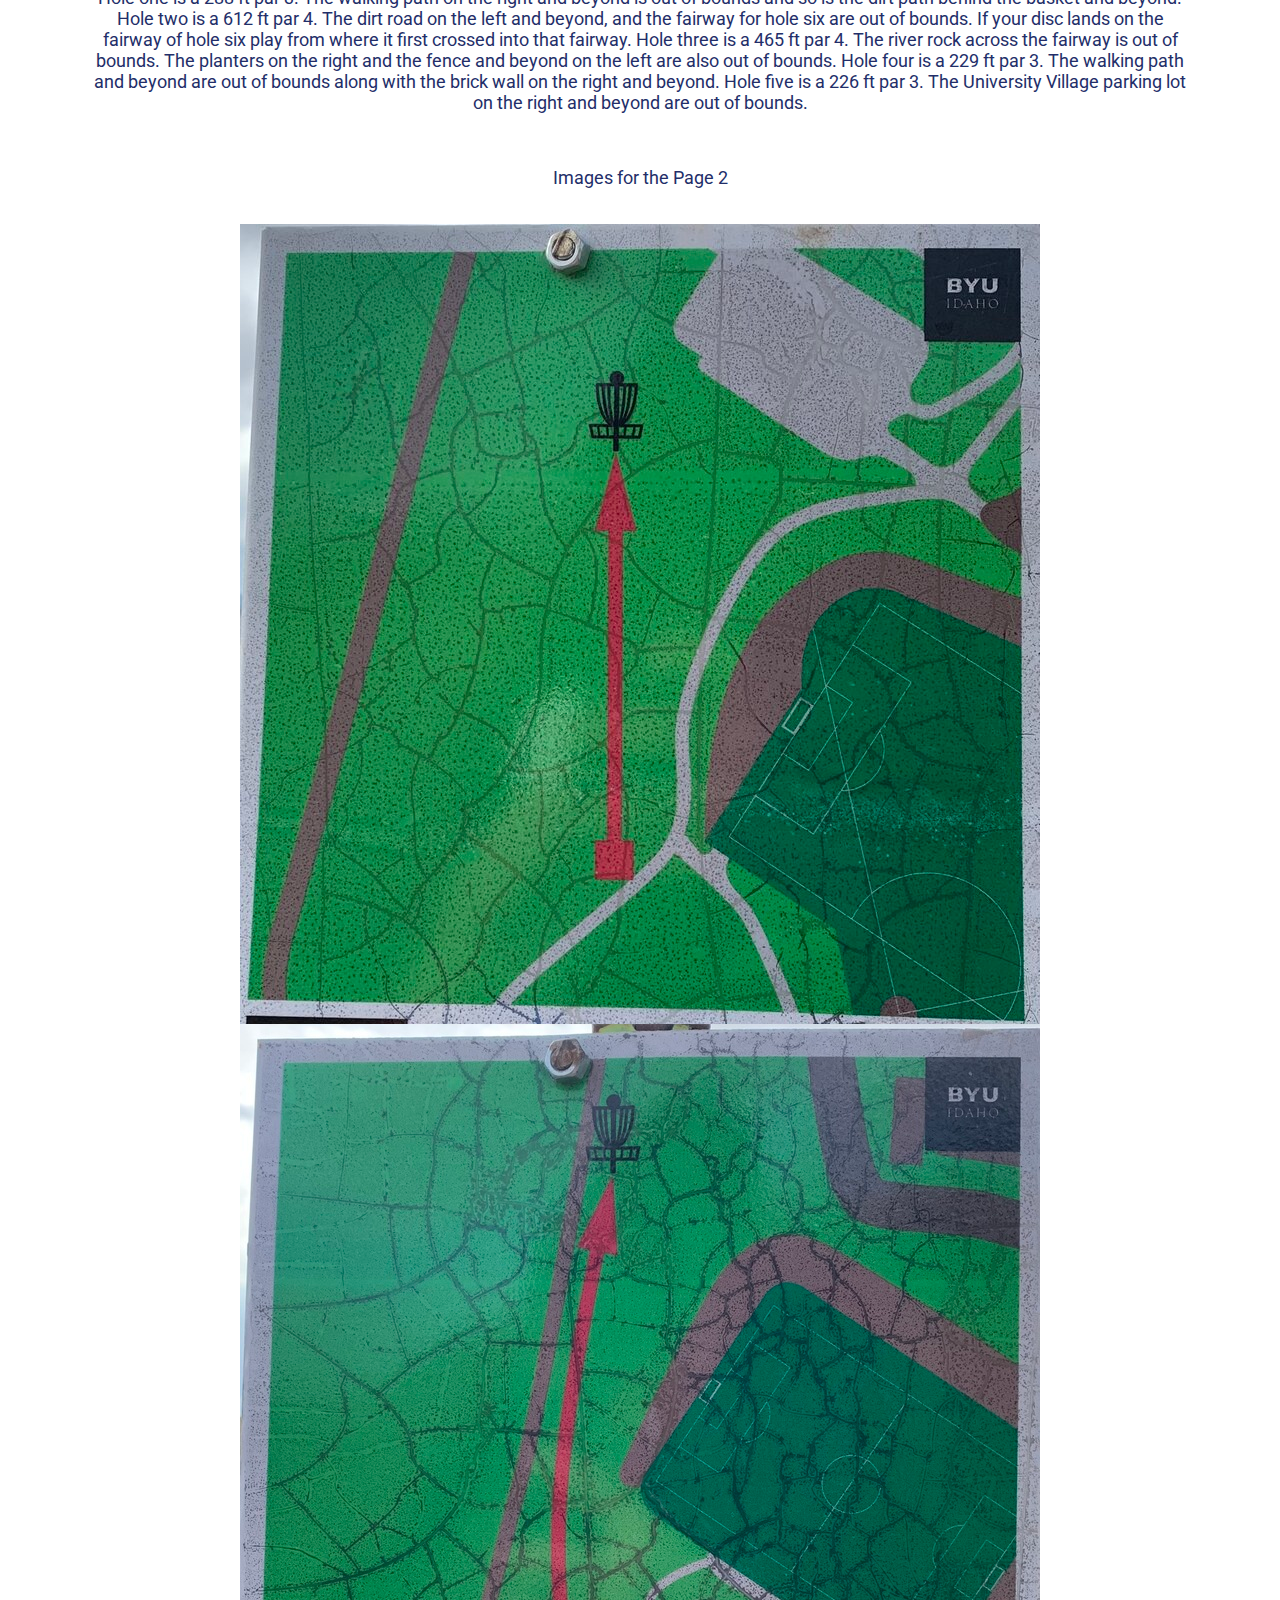
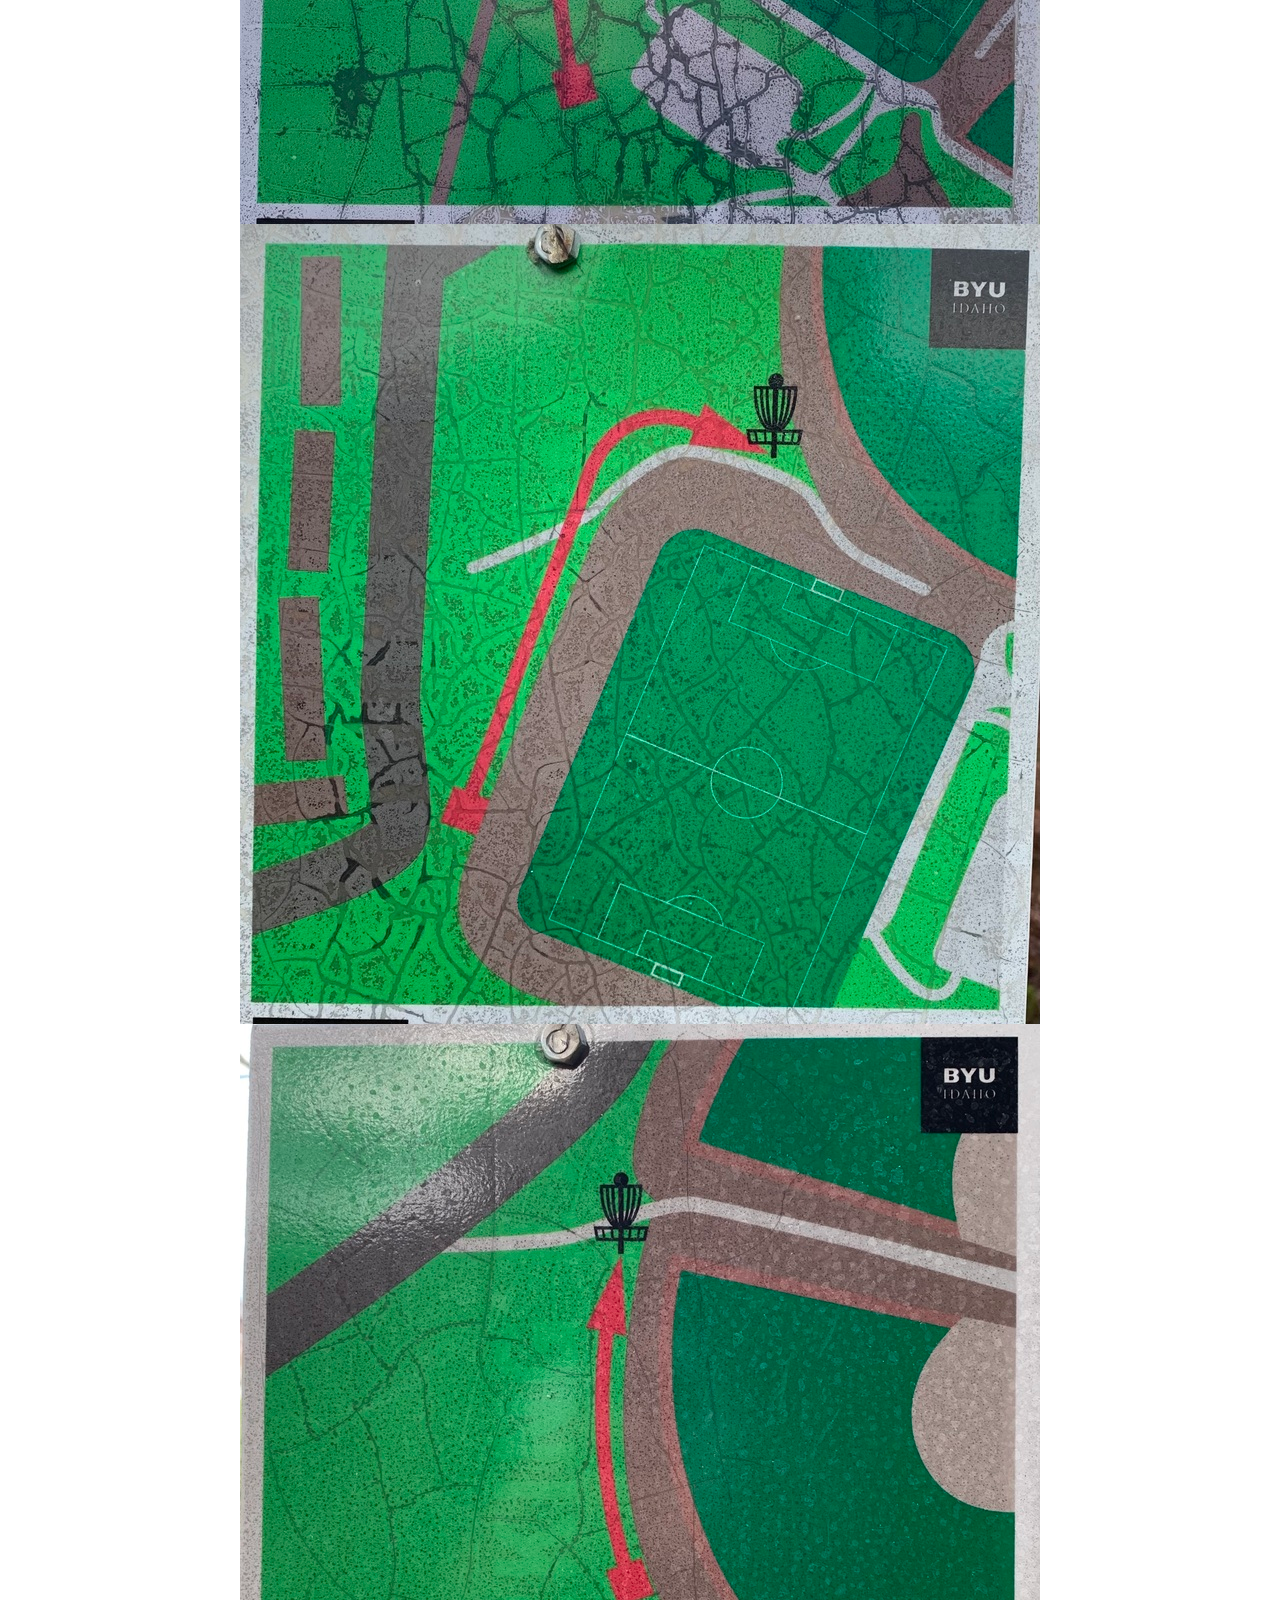
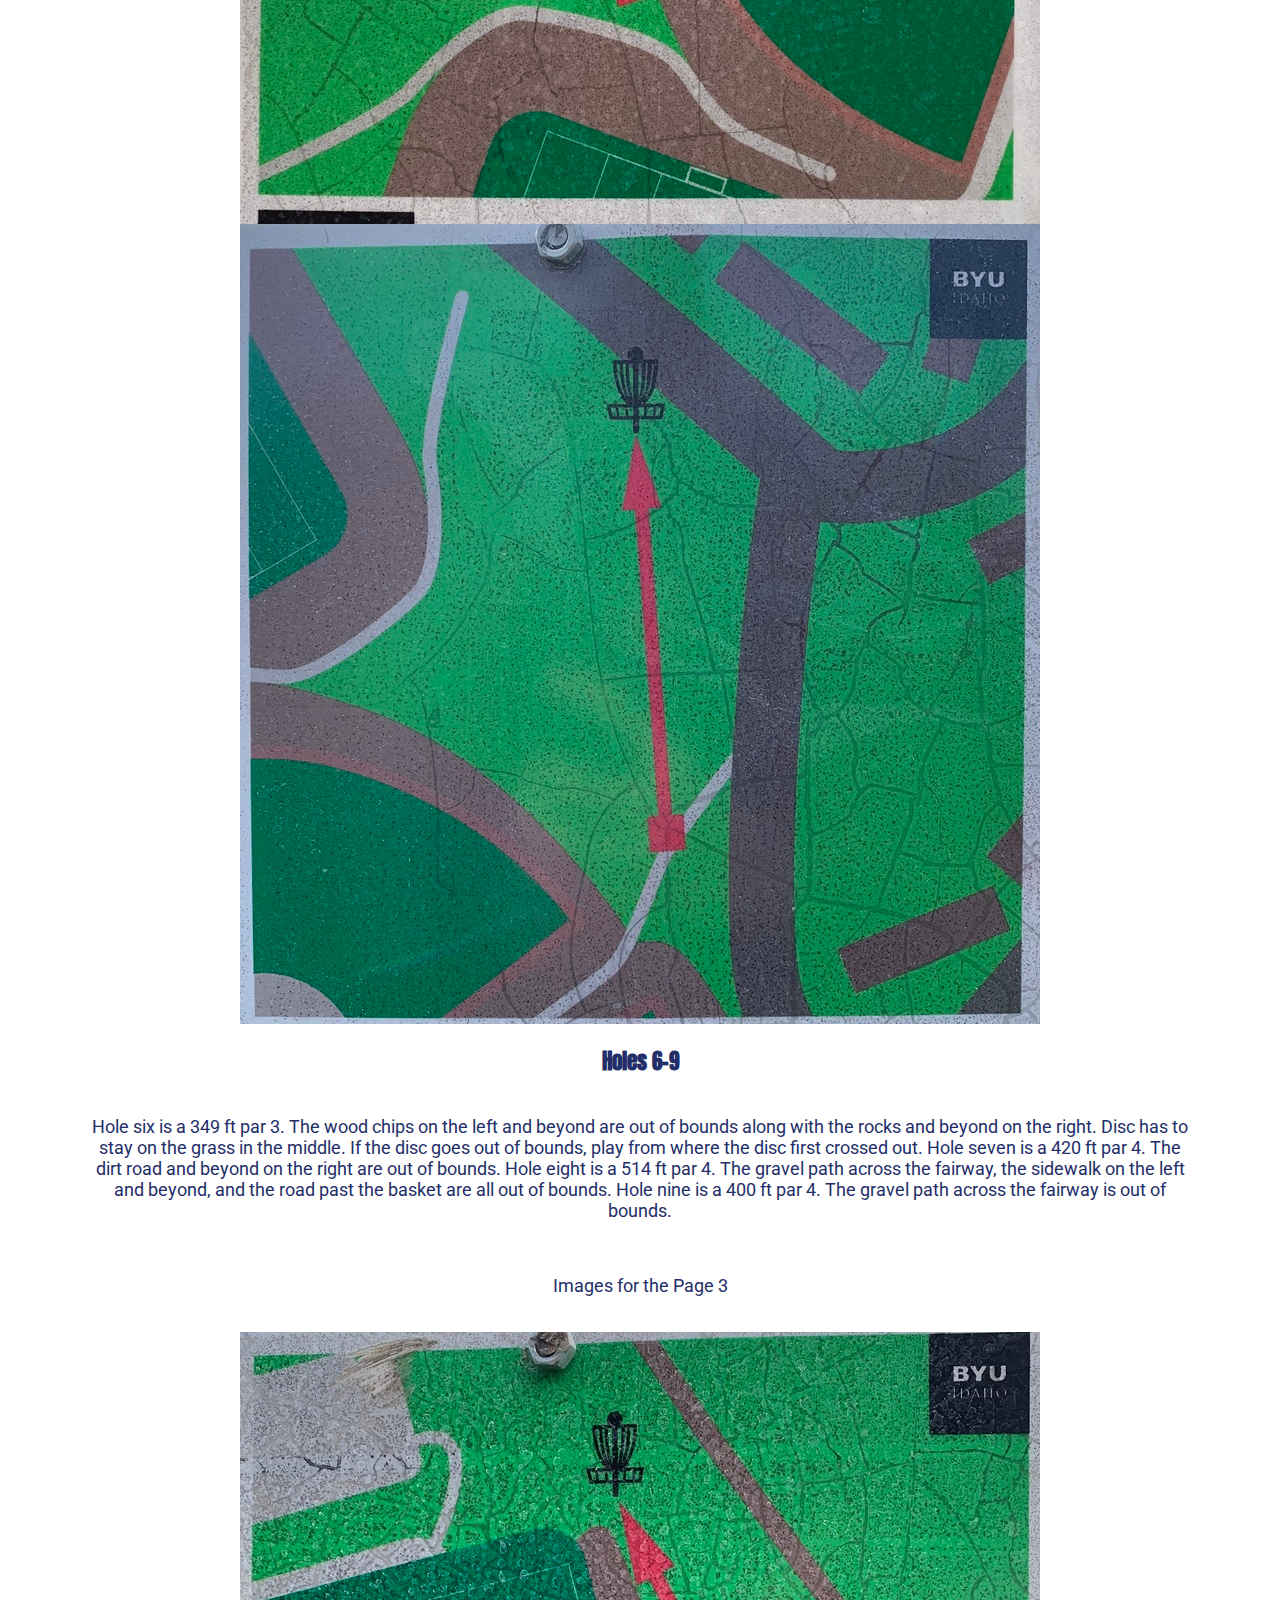
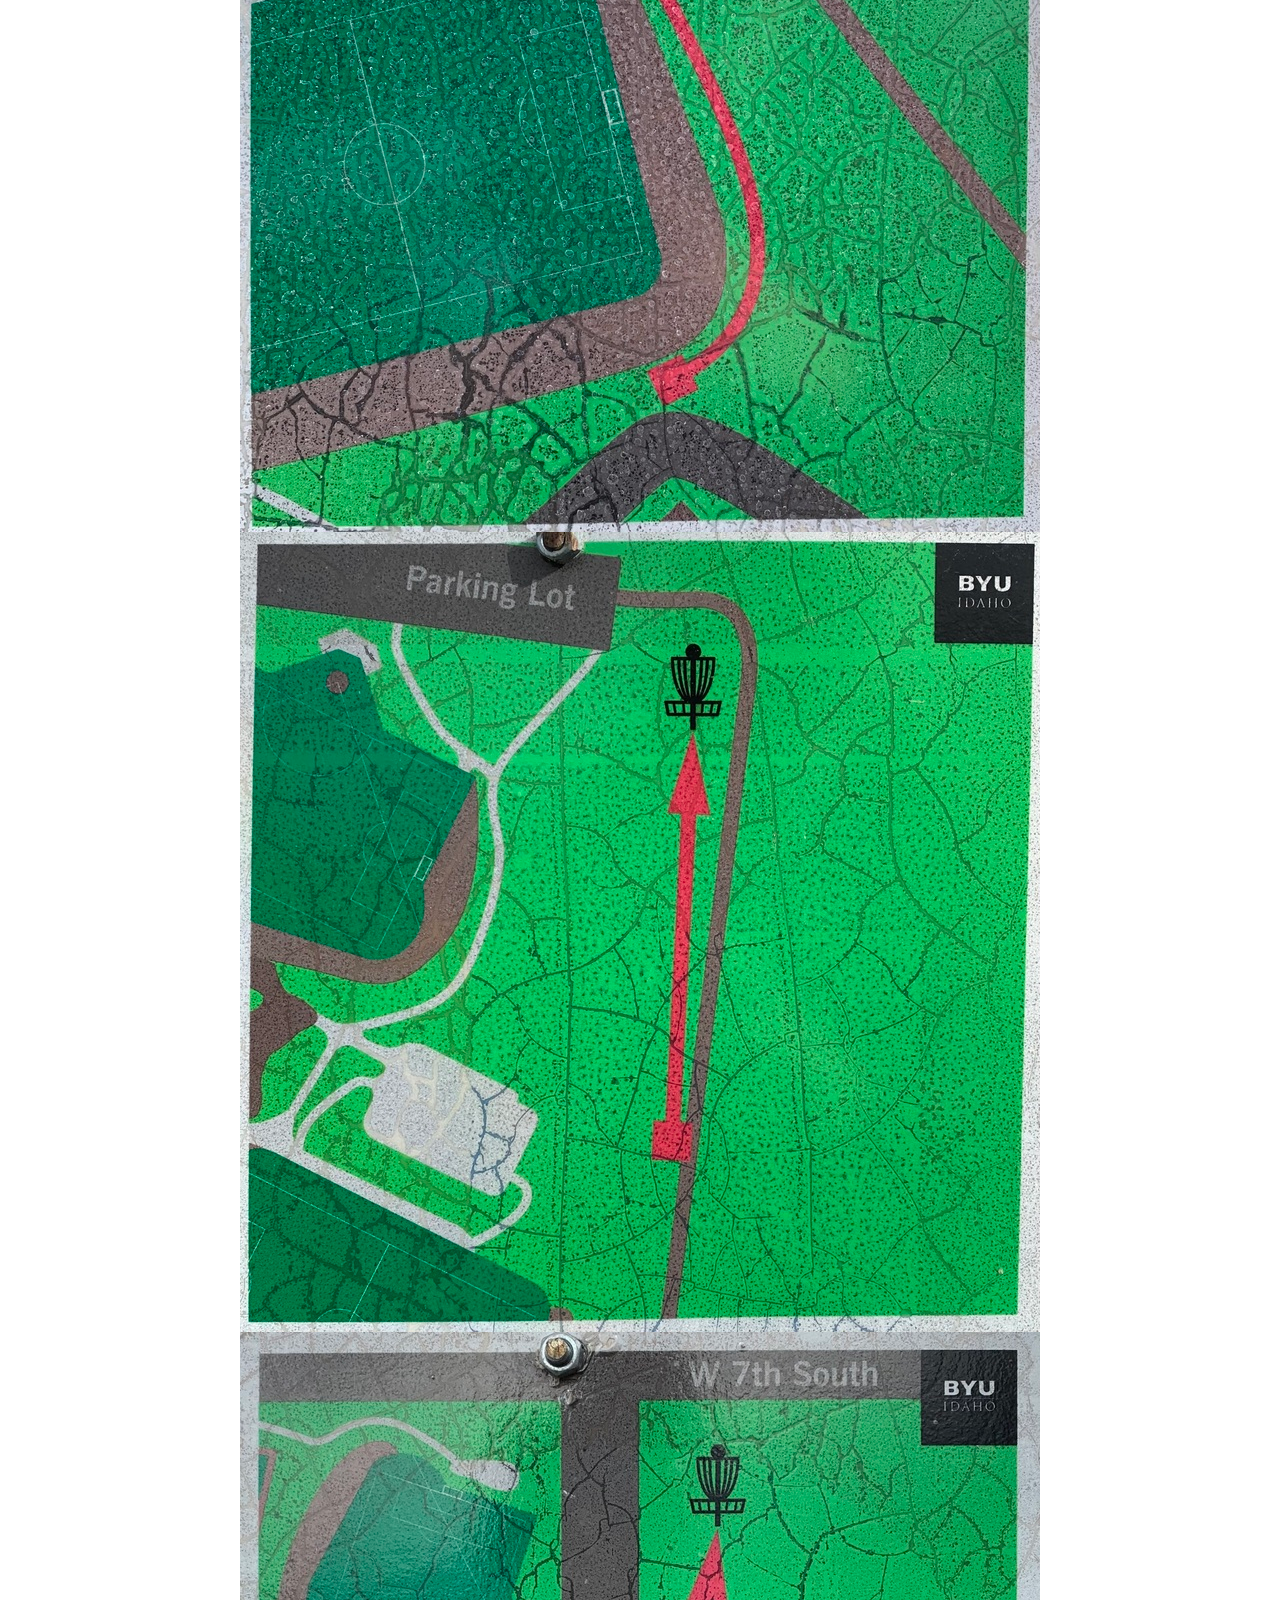
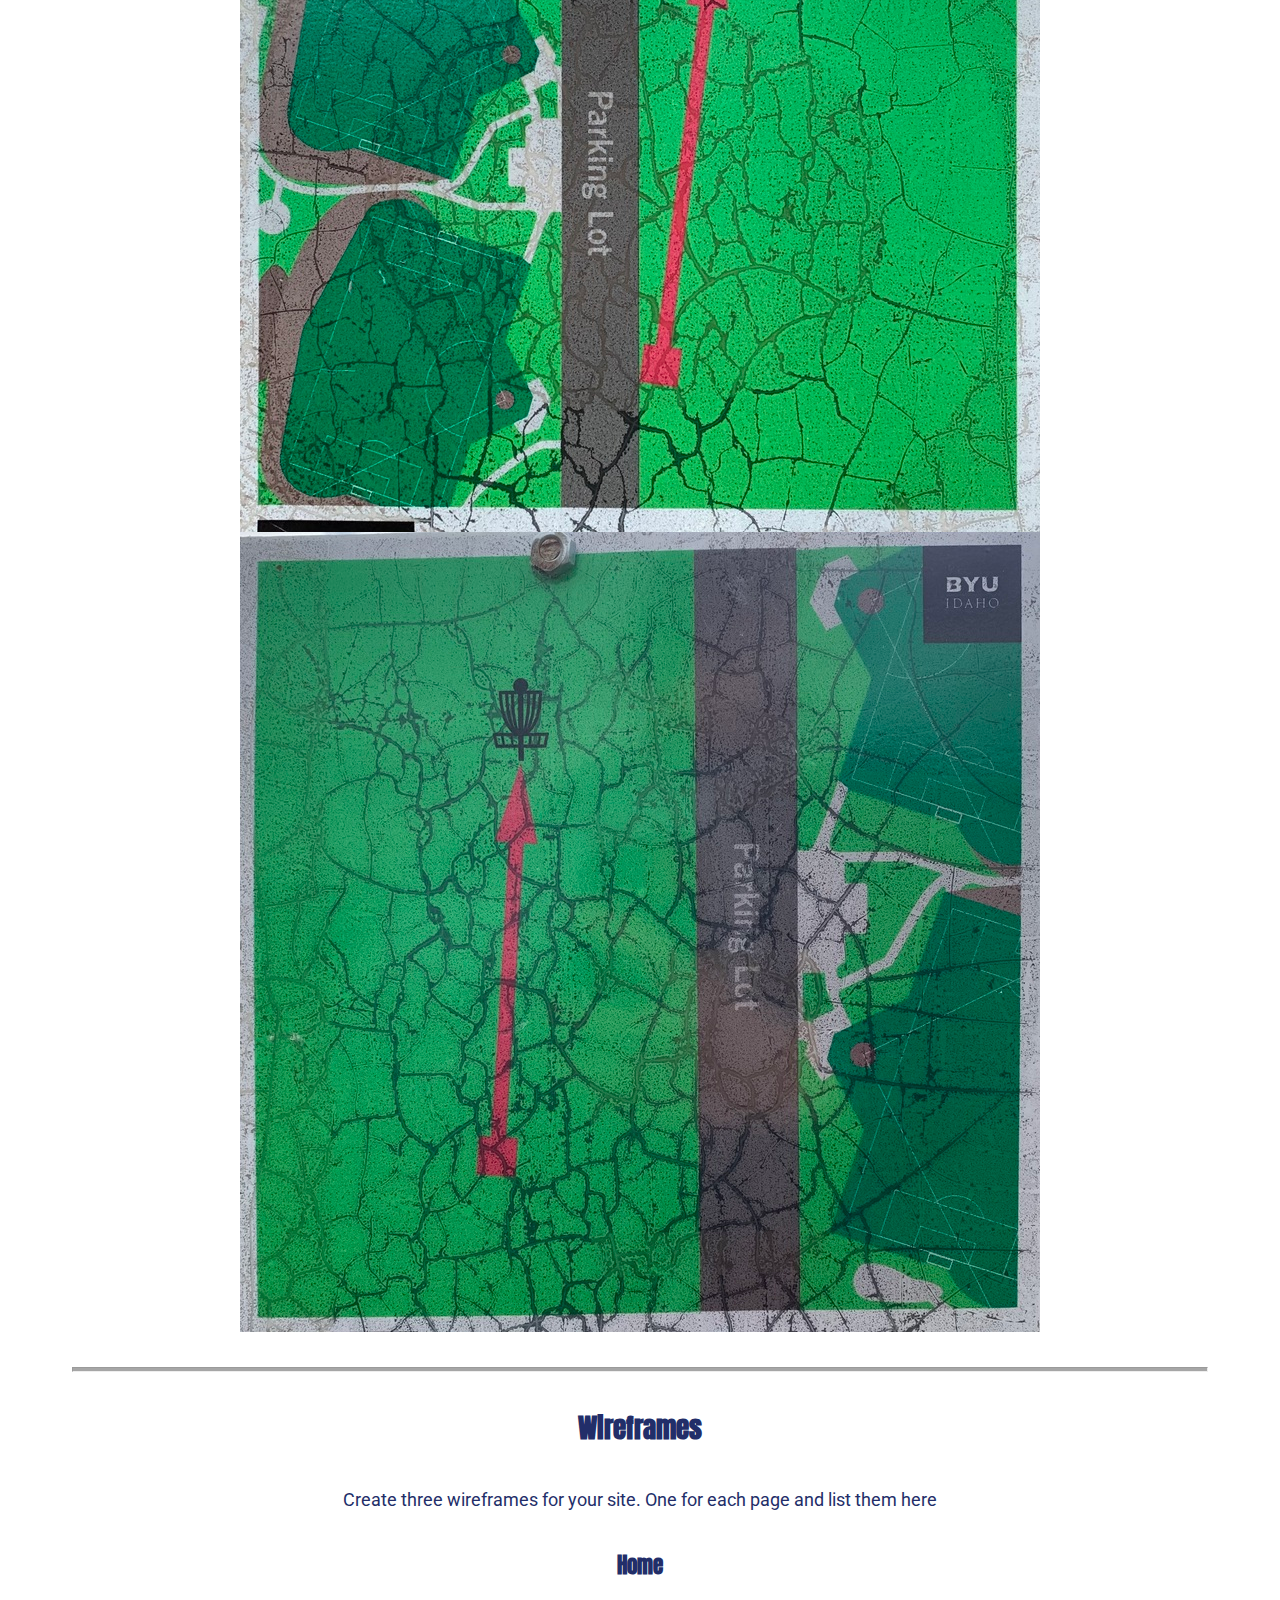
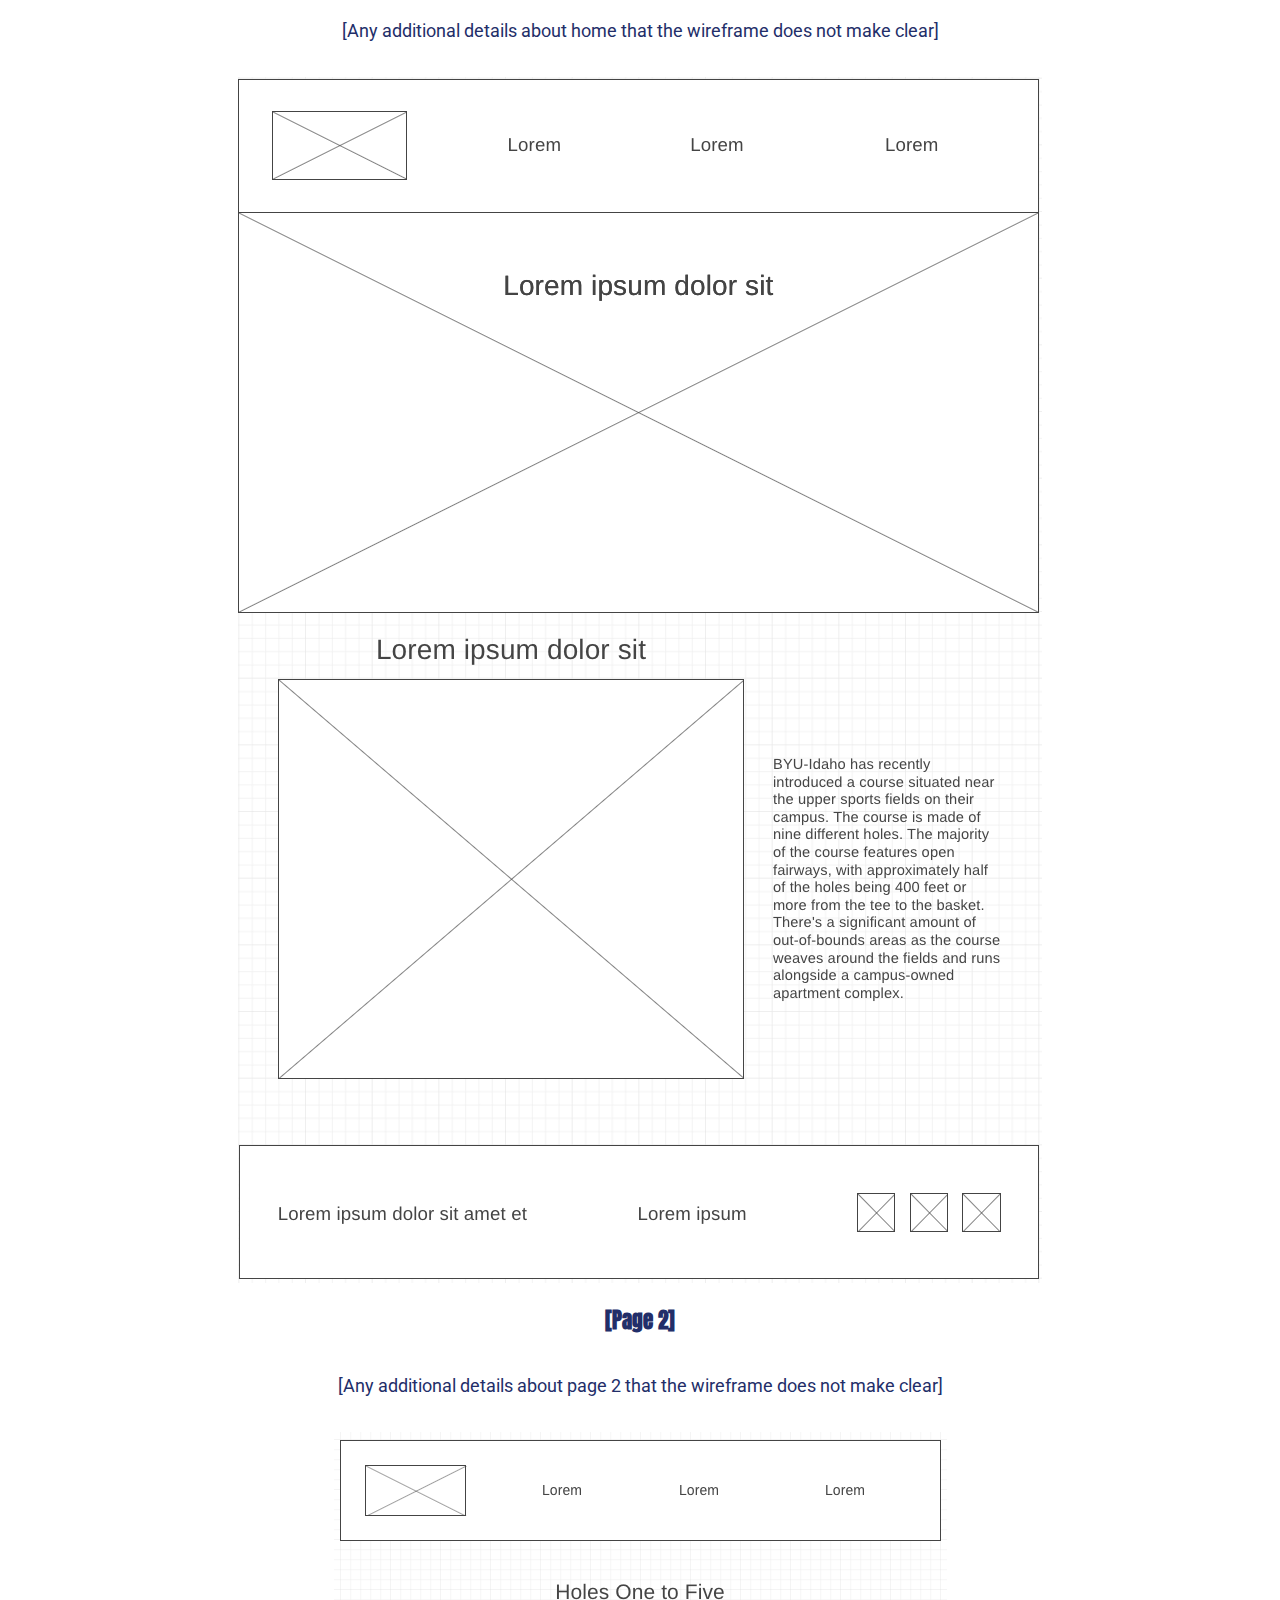
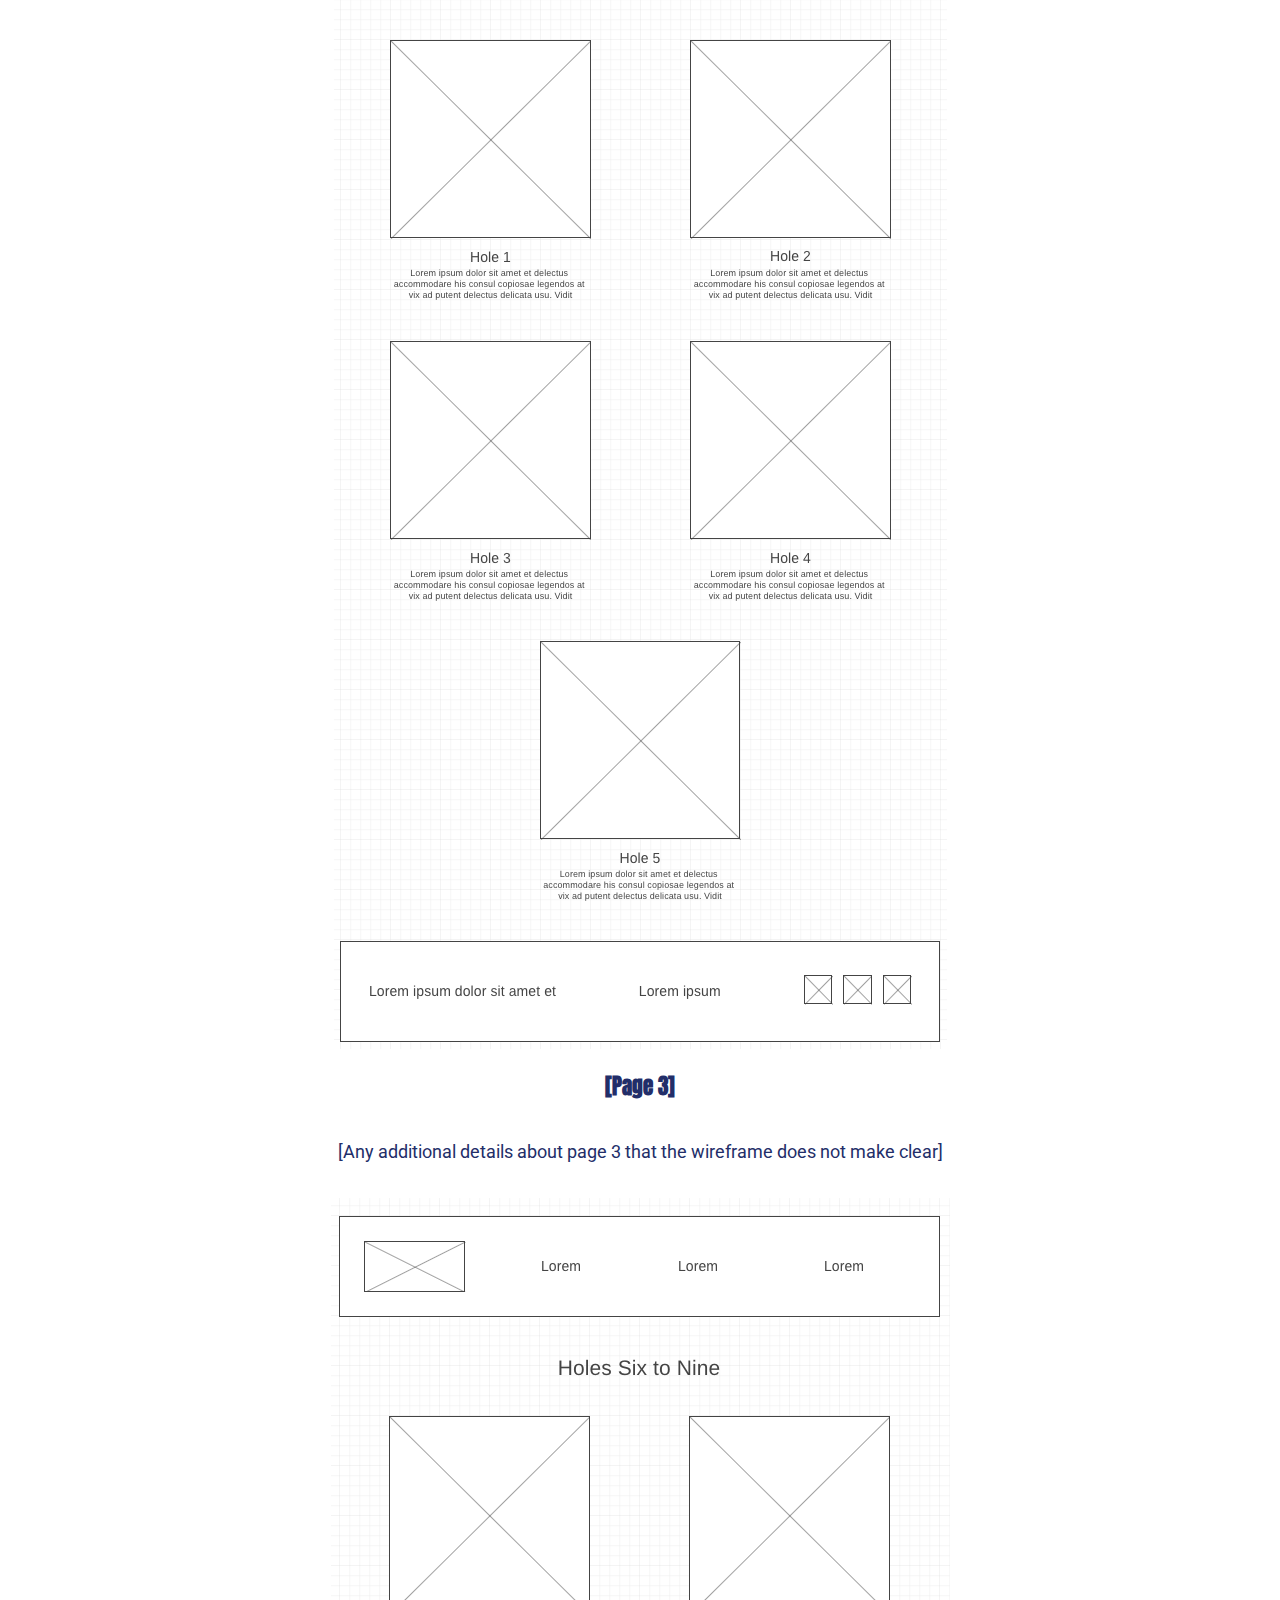
<file: byuidgmap/site-plan.html>
<!DOCTYPE html>
<html lang="en-us">
    
  <head>
    <meta charset="utf-8">
    <title>Site Plan</title>
    <link type="text/css" rel="stylesheet" href="styles/site-plan.css">
  </head>

  <body>
    <header>
      <h1>BYUI DG Map Site Plan</h1>
      <h2>Kobe Bowser</h2>
      <h2>WDD 130-3</h2>
      <!-- In the header above, add the name or your site, your name and class number. For example if you are in section 3 you would put WDD 130.03 -->
    </header>
    <main>

      <!-- ------------------------Steps 2-3------------------------------ -->
      <hr>
      <h2>Overview</h2>
      <h3>Purpose</h3>
      <p>For my website I am going to describe the BYUI disc golf course. This way disc golfers can see exactly what the course looks like before they even leave the house.</p>  <!-- change this -->


      <h3>Audience</h3>
      <p>The audience is anyone interested in playing disc golf at the BYUI course.</p>  <!-- change this -->

      <hr>
      <h2>Branding</h2>
      <h3>Website Logo</h3>
      <!-- Replace this with some sort of logo for your site.  A logo can be as simple as the name of your site in a nice font :) -->
      <img src="images/discgolflogo2.png" alt="Logo image">
      <hr>
      <h2>
        Style Guide
      </h2>

      <!-- ------------------------Steps 4-8------------------------------ -->

      <h3>
        Color Palette
      </h3>
      <!--  The colors you choose for a website are one of the most important decisions you will make. Follow the instructions on the activity in iLearn then return and replace the color codes below with the hex color codes (the 6 digit numbers that show at the bottom of each color) for the colors you have chosen below.  You should have at least 2 colors but do not have to fill in all 4 if you do not need them.  -->

      <!-- Copy and paste the URL to your finished palette below Make sure to paste it into both spots -->
      Palette URL: <a href="https://coolors.co/eb1d35-4d547b-fefdfe-222e69" target="_blank">https://coolors.co/eb1d35-4d547b-fefdfe-222e69</a>


      <table class="colors">
        <tr><th>Primary</th><th>Secondary</th><th>Accent 1</th><th>Accent 2</th></tr>
        <!-- Replace the numbers in the boxes below with your hex color codes. Then switch to the site-plan.css file and change your colors there as well. -->
        <tr><td class="primary">[#A42212]</td><td class="secondary">[#222E69]</td><td class="accent1">[#a6a6a6]</td><td class="accent2">[white]</td></tr>
      </table>

      <!-- ------------------------Step 9------------------------------ -->

      <h3>
        Typography
      </h3>
      <!-- Choose a font for your paragraphs (body copy) and headlines. What font(s) have you chosen? Why did you choose what you did?  Make sure to review the list of web safe fonts at W3Schools.org as a starting point.  Think also about which of your colors above you might use for background and font colors. -->

      <h4>
        Heading Font: [Anton]  <!-- change this -->
      </h4>
      <h4>
        Paragraph Font: [Roboto]  <!-- change this -->
      </h4>
      <h3>
        Normal paragraph example
      </h3>
      <p>
        Lorem ipsum dolor sit amet, consectetur adipiscing elit, sed do eiusmod tempor incididunt ut labore et dolore magna aliqua. Ut enim ad minim veniam, quis nostrud exercitation ullamco laboris nisi ut aliquip ex ea commodo consequat. Duis aute irure dolor in reprehenderit in voluptate velit esse cillum dolore eu fugiat nulla pariatur. Excepteur sint occaecat cupidatat non proident, sunt in culpa qui officia deserunt mollit anim id est laborum.
      </p>
      <h3>
        Colored paragraph example
      </h3>
      <p class="colored">
        Lorem ipsum dolor sit amet, consectetur adipiscing elit, sed do eiusmod tempor incididunt ut labore et dolore magna aliqua. Ut enim ad minim veniam, quis nostrud exercitation ullamco laboris nisi ut aliquip ex ea commodo consequat. 
      </p>

      <!-- ------------------------Step 10------------------------------ -->

      <h3>
        Navigation
      </h3>
      <!-- Think about how you want your navigation bar to look. In the site-plan.css file change the colors to your colors to get the look you desire. --> 
      <nav>
        <a href="#">Home</a>
        <a href="#">Page2</a>
        <a href="#">Page3</a>
      </nav>
      <hr>
      <h2>
        Site Map
      </h2>
      <div class="sitemap">
        <div class="sm-home">
          Home
        </div>
        <div class="sm-page2">
          [Page2] <!-- change this -->
        </div>
        <div class="sm-page3">
          [Page3]  <!-- change this -->
        </div>

        <div class="top">
          &nbsp;
        </div>
        <div class="left">
          &nbsp;
        </div>
        <div class="right">
          &nbsp;
        </div>

      </div>

      <!-- --------Content Section -------------- -->
      <hr>
      <h2>
        Content
      </h2>
      <h3>BYU-Idaho Disc Golf Course</h3>
      <p>
        BYU-Idaho has recently introduced a course situated near the upper sports fields on their campus. The course is made of nine different holes. The majority of the course features open fairways, with approximately half of the holes being 400 feet or more from the tee to the basket. There's a significant amount of out-of-bounds areas as the course weaves around the fields and runs alongside a campus-owned apartment complex.

        Satellite Map of Course
      </p>
      <p>Images for the Home page</p>
        <img src="images/dgbaskettemple.jpg" alt="Disc golf basket with temple in the background.">
        <img src="images/dgmap.jpg" alt="Satellite image of course.">

      </ul>
      <h3>Holes 1-5</h3>
      <p>
        Hole one is a 288 ft par 3. The walking path on the right and beyond is out of bounds and so is the dirt path behind the basket and beyond.

        Hole two is a 612 ft par 4. The dirt road on the left and beyond, and the fairway for hole six are out of bounds. If your disc lands on the fairway of hole six play from where it first crossed into that fairway.

        Hole three is a 465 ft par 4. The river rock across the fairway is out of bounds. The planters on the right and the fence and beyond on the left are also out of bounds.

        Hole four is a 229 ft par 3. The walking path and beyond are out of bounds along with the brick wall on the right and beyond.

        Hole five is a 226 ft par 3. The University Village parking lot on the right and beyond are out of bounds.

      </p>
      <p>Images for the Page 2</p>
        <img src="images/rsz_hole1.jpg" alt="Image of hole 1">
        <img src="images/hole2.jpg" alt="Image of hole 2">
        <img src="images/hole3.jpg" alt="Image of hole 3">
        <img src="images/hole4.jpg" alt="Image of hole 4">
        <img src="images/hole5.jpg" alt="Image of hole 5">

      </ul>
      <h3>Holes 6-9</h3>
      <p>
        Hole six is a 349 ft par 3. The wood chips on the left and beyond are out of bounds along with the rocks and beyond on the right. Disc has to stay on the grass in the middle. If the disc goes out of bounds, play from where the disc first crossed out.

        Hole seven is a 420 ft par 4. The dirt road and beyond on the right are out of bounds.

        Hole eight is a 514 ft par 4. The gravel path across the fairway, the sidewalk on the left and beyond, and the road past the basket are all out of bounds.

        Hole nine is a 400 ft par 4. The gravel path across the fairway is out of bounds.

      </p>
      <p>Images for the Page 3</p>
        <img src="images/hole6.jpg" alt="Image of hole 6">
        <img src="images/hole7.jpg" alt="Image of hole 7">
        <img src="images/hole8.jpg" alt="Image of hole 8">
        <img src="images/hole9.jpg" alt="Image of hole 9">

      </ul>
      <hr>
      <h2>
        Wireframes
      </h2>
      <p>
        Create three wireframes for your site. One for each page and list them here</p>

      <h3>Home</h3>
      <p>         
        [Any additional details about home that the wireframe does not make clear]
      </p>
      <img src="images/hompagewireframe.png" alt="home page wireframe">

      <h3>[Page 2]</h3>
      <p>         
        [Any additional details about page 2 that the wireframe does not make clear]
      </p>
      <img src="images/pagetwowireframe.png" alt="page 2 wireframe">

      <h3>[Page 3]</h3>
      <p>         
        [Any additional details about page 3 that the wireframe does not make clear]
      </p>
      <img src="images/pagethreewireframe.png" alt="page 3 wireframe">
    </main>
  </body>

</html>
</file>
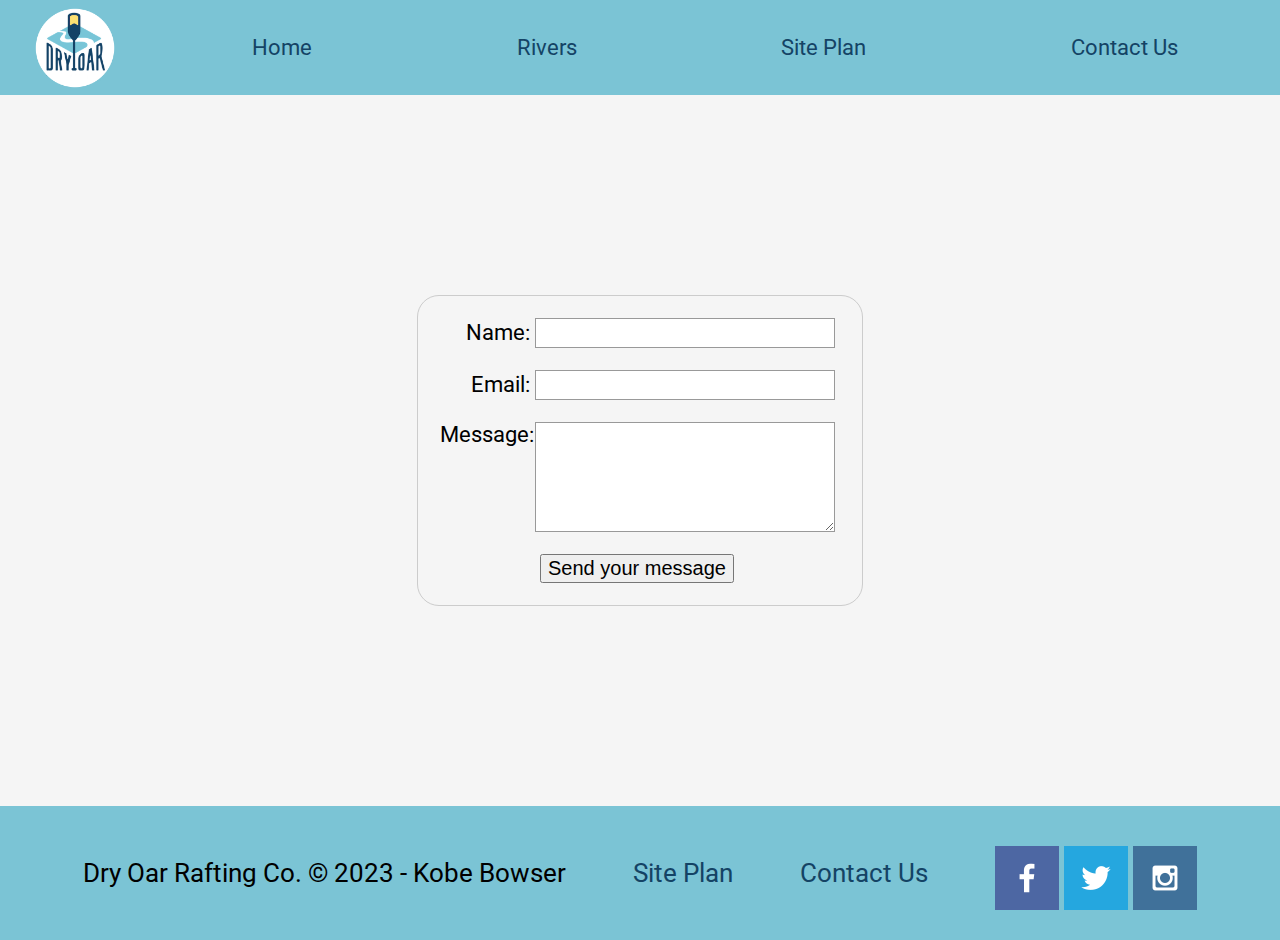
<file: wwr/contactus.html>
<!DOCTYPE html>
<html lang="en">
<head>
    <meta charset="UTF-8">
    <meta name="viewport" content="width=device-width, initial-scale=1.0">
    <title>Dry Oar Rafting Co. | Home</title>
    <link rel="stylesheet" href="styles/style.css">
</head>
<body>
    <header>
        <a id="logo_link" href="index.html">
        <img class="logo" src="images/logo.png" alt="Dry Oar Rafting Co. Logo">
        </a>
        <nav>
            <a href="index.html">Home</a>
            <a href="rivers.html">Rivers</a>
            <a href="site-plan-rafting.html">Site Plan</a>
            <a href="contactus.html">Contact Us</a>
        </nav>
    </header>
    <main>
        <div id="feedback"></div>
        <form action="#" method="post">
            <ul>
              <li>
                <label for="name">Name:</label>
                <input type="text" id="name" name="user_name" required/>
              </li>
              <li>
                <label for="mail">Email:</label>
                <input type="email" id="mail" name="user_email" required/>
              </li>
              <li>
                <label for="msg">Message:</label>
                <textarea id="msg" name="user_message" required></textarea>
              </li>
              <li class="button">
                <button type="submit">Send your message</button>
              </li>
            </ul>
          </form>
    </main>
    <footer>
        <p>Dry Oar Rafting Co. &copy; 2023 - Kobe Bowser</p>
        <p><a href="site-plan-rafting.html">Site Plan</a></p>
        <p><a href="contactus.html">Contact Us</a></p>
        <div class="social">
            <a href="https://facebook.com" target="_blank">
                <img src="images/facebook.png" alt="fb icon">
            </a>
            <a href="https://twitter.com" target="_blank">
                <img src="images/twitter.png" alt="twitter icon">
            </a>
            <a href="https://instagram.com" target="_blank">
                <img src="images/instagram.png" alt="instagram icon">
            </a>
        </div>
    </footer>
    <script>
        // get the feedback div element so we can do something with it.
        const feedbackElement = document.getElementById('feedback');
        // get the form so we can read what was entered in it.
        const formElement = document.forms[0];
        // add a 'listener' to wait for a submission of our form. When that happens run the code below.
        formElement.addEventListener('submit', function(e) {
            // stop the form from doing the default action.
            e.preventDefault();
            // set the contents of our feedback element to a message letting the user know the form was submitted successfully. Notice that we pull the name that was entered in the form to personalize the message!
            feedbackElement.innerHTML = 'Hello '+ formElement.user_name.value +'! Thank you for your message. We will get back with you as soon as possible!';
            // make the feedback element visible.
            feedbackElement.style.display = "block";
            // add a class to move everything down so our message doesn't cover it.
            document.body.classList.toggle('moveDown');
        });
    </script>
</body>
</html>
</file>
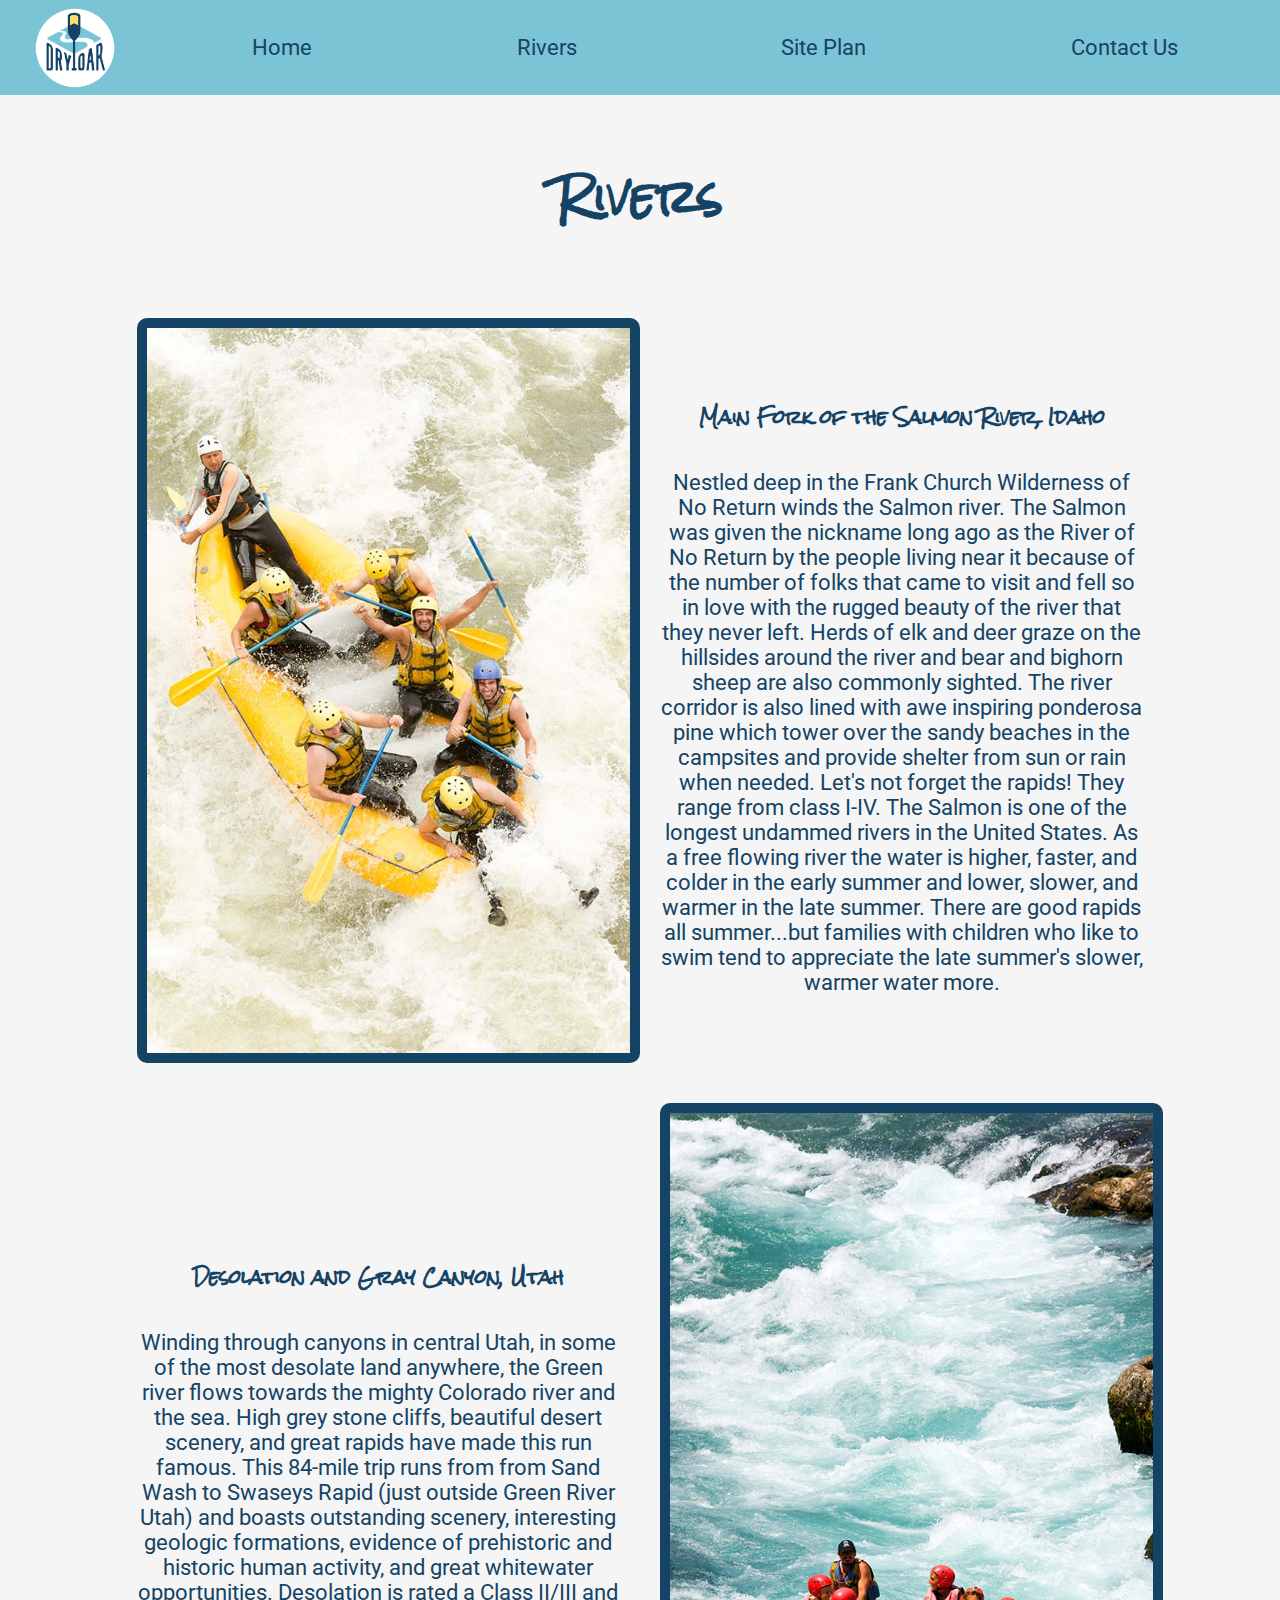
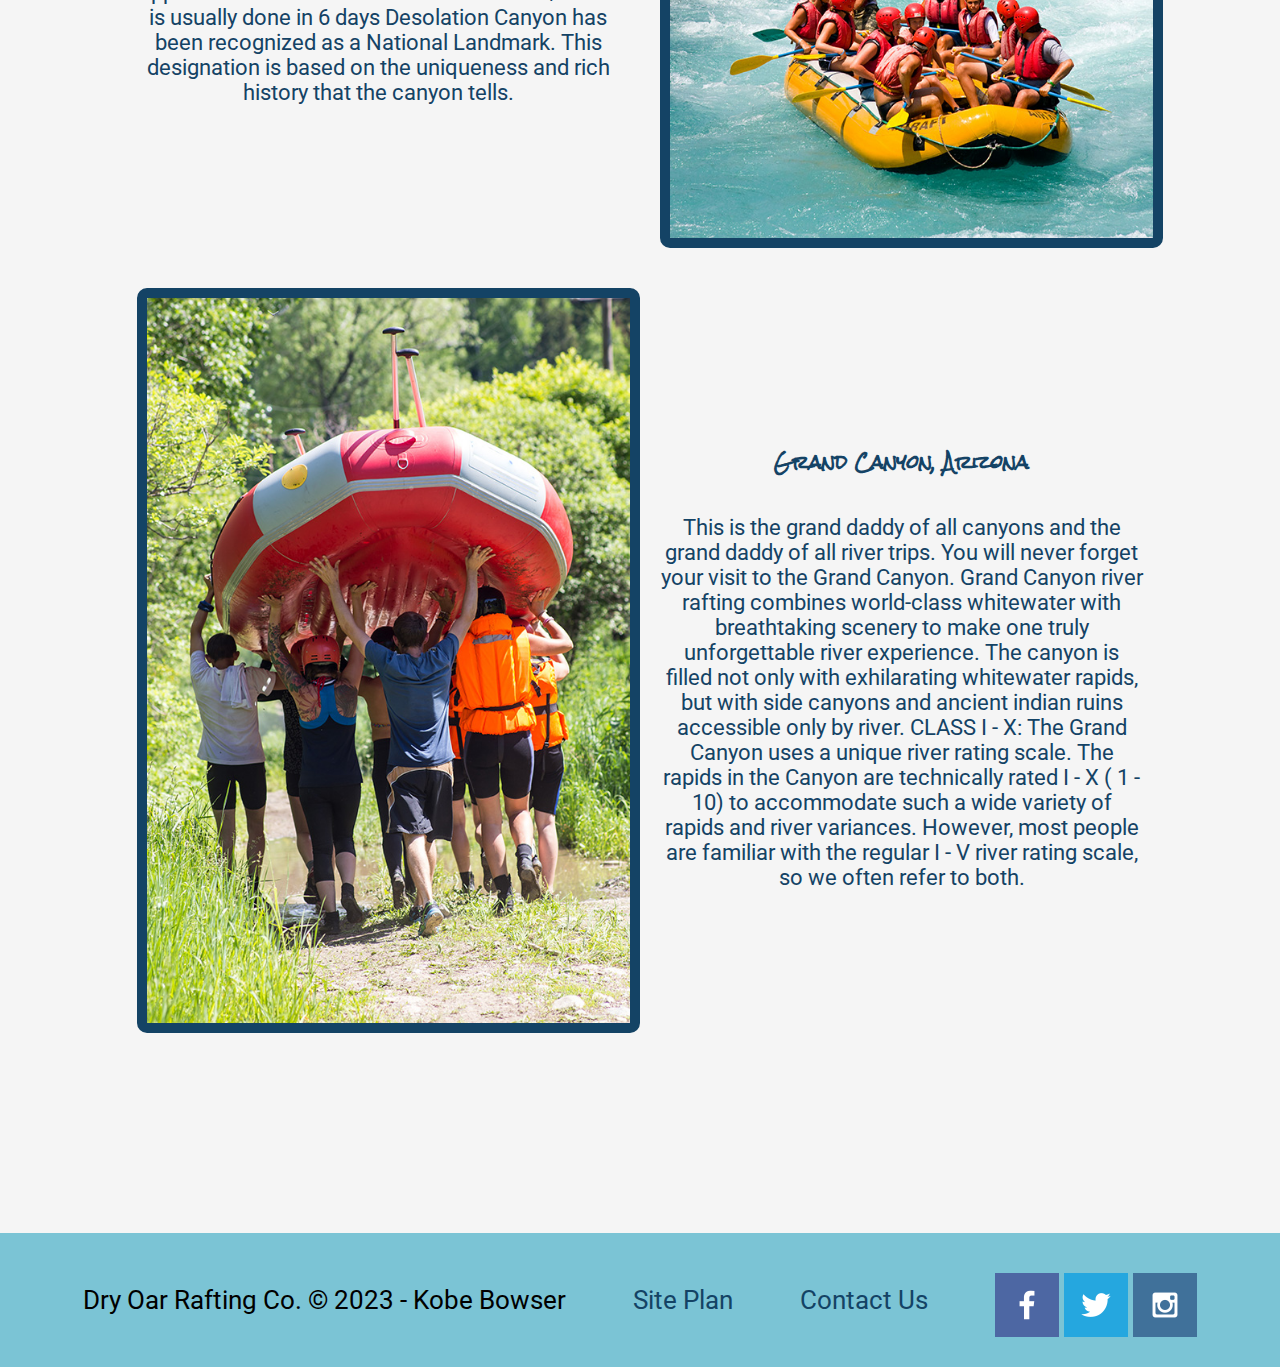
<file: wwr/rivers.html>
<!DOCTYPE html>
<html lang="en">
<head>
    <meta charset="UTF-8">
    <meta name="viewport" content="width=device-width, initial-scale=1.0">
    <title>Dry Oar Rafting Co. | Home</title>
    <link rel="stylesheet" href="styles/style.css">
</head>
<body>
    <div id="rivers-content">
        <header>
            <a id="logo_link" href="index.html">
            <img class="logo" src="images/logo.png" alt="Dry Oar Rafting Co. Logo">
            </a>
            <nav>
                <a href="index.html">Home</a>
                <a href="rivers.html">Rivers</a>
                <a href="site-plan-rafting.html">Site Plan</a>
                <a href="contactus.html">Contact Us</a>
            </nav>
        </header>
        <main class="rivers-grid">
            <h1 class="rivers-title">Rivers</h1>
            
                <img class="river-1-img" src="images/riverone.jpeg" alt="People rafting over rapids.">
                <section class="river-one-text">
                    <h5 class="river-one-name">Main Fork of the Salmon River, Idaho</h5>
                    <p class="river-one-paragraph">Nestled deep in the Frank Church Wilderness of No Return winds the Salmon river. The Salmon was given the nickname long ago as the River of No Return by the people living near it because of the number of folks that came to visit and fell so in love with the rugged beauty of the river that they never left.

                        Herds of elk and deer graze on the hillsides around the river and bear and bighorn sheep are also commonly sighted. The river corridor is also lined with awe inspiring ponderosa pine which tower over the sandy beaches in the campsites and provide shelter from sun or rain when needed.
                        
                        Let's not forget the rapids! They range from class I-IV. The Salmon is one of the longest undammed rivers in the United States. As a free flowing river the water is higher, faster, and colder in the early summer and lower, slower, and warmer in the late summer. There are good rapids all summer...but families with children who like to swim tend to appreciate the late summer's slower, warmer water more.</p>
                </section>


                <img class="river-2-img" src="images/rivertwo.jpeg" alt="People rafting over rapids.">
                <section class="river-two-text">
                    <h5 class="river-two-name">Desolation and Gray Canyon, Utah</h5>
                    <p class="river-two-paragraph">Winding through canyons in central Utah, in some of the most desolate land anywhere, the Green river flows towards the mighty Colorado river and the sea. High grey stone cliffs, beautiful desert scenery, and great rapids have made this run famous. This 84-mile trip runs from from Sand Wash to Swaseys Rapid (just outside Green River Utah) and boasts outstanding scenery, interesting geologic formations, evidence of prehistoric and historic human activity, and great whitewater opportunities.

                        Desolation is rated a Class II/III and is usually done in 6 days
                        
                        Desolation Canyon has been recognized as a National Landmark.  This designation is based on the uniqueness and rich history that the canyon tells.</p>
                </section>
            
            
                <img class="river-3-img" src="images/riverthree.jpeg" alt="People rafting over rapids.">
                <section class="river-three-text">
                    <h5 class="river-three-name">Grand Canyon, Arizona</h5>
                    <p class="river-three-paragraph">This is the grand daddy of all canyons and the grand daddy of all river trips. You will never forget your visit to the Grand Canyon.

                        Grand Canyon river rafting combines world-class whitewater with breathtaking scenery to make one truly unforgettable river experience. The canyon is filled not only with exhilarating whitewater rapids, but with side canyons and ancient indian ruins accessible only by river.
                        
                        CLASS I - X: The Grand Canyon uses a unique river rating scale. The rapids in the Canyon are technically rated I - X ( 1 - 10) to accommodate such a wide variety of rapids and river variances. However, most people are familiar with the regular I - V river rating scale, so we often refer to both.</p>
                </section>
            
        </main>
        <footer>
            <p>Dry Oar Rafting Co. &copy; 2023 - Kobe Bowser</p>
            <p><a href="site-plan-rafting.html">Site Plan</a></p>
            <p><a href="contactus.html">Contact Us</a></p>
            <div class="social">
                <a href="https://facebook.com" target="_blank">
                    <img src="images/facebook.png" alt="fb icon">
                </a>
                <a href="https://twitter.com" target="_blank">
                    <img src="images/twitter.png" alt="twitter icon">
                </a>
                <a href="https://instagram.com" target="_blank">
                    <img src="images/instagram.png" alt="instagram icon">
                </a>
            </div>
        </footer>
    </div>
</body>
</html>
</file>
<file: portal.css>
@import url('https://fonts.googleapis.com/css2?family=Roboto:wght@300&family=Rock+Salt&display=swap');

body {
    font-family: Roboto, Verdana, sans-serif;
    padding: 0;
    margin: 0;
    background-color: whitesmoke;
}
a {
    background-color: lightblue;
    color: black;
    text-decoration: none;
    padding: 10px;
    margin: 5px;
    text-align: center;
    border-radius: 3px;
}
a:hover {
    background-color: darkgrey;
    color: white;
}
nav {
    display: flex;
    justify-content: center;
    padding-top: 20px;
}
h1 {
    font-size: 2.5em;
    text-align: center;
    margin: 40px;
}
img {
    width: 60%;
    display: block;
    margin: 20px auto;
    border: 3px solid lightblue;
    padding: 30px;
    box-sizing: border-box;
    border-radius: 10px;
}
p {
    width: 60%;
    margin: 10px auto;
    padding: 10px;
    box-sizing: border-box;
}
footer p {
    width: 100%;
    text-align: center;
    background-color: lightblue;
    color: black;
    text-decoration: none;
}
.background {
    background-color: lightgrey
}
</file>
<file: byuidgmap/styles/personalstyle.css>
@import url('https://fonts.googleapis.com/css2?family=Anton&family=Roboto:wght@300&display=swap');

body {
    margin: 0 auto;
    background-color: whitesmoke;
    max-width: 1600px;
}
nav {
    display: flex;
    justify-content: space-around;
    font-size: 1.3em;
}
nav a {
    text-align: center;
    color: #a6a6a6;
    text-decoration: none;
    padding: 40px;
    font-family: Roboto, sans-serif, serif;
}
nav a:hover {
    background-color: #a6a6a6;
    color: #A42212;
}
header {
    background-color: #A42212;
    display: grid;
    grid-template-columns: 150px auto;
    width: 100%;
}
.logo{
    width: 100%;
    border: 5px solid #A42212;
    border-radius: 15px;
    padding-top: 3px;
}
.dghome-grid {
    display: grid;
    grid-template-columns: 60% 40%;
    align-items: center;
}
.homepage-title {
    grid-column: 1/3;
    grid-row: 1/2;
    text-align: center;
    font-family: Anton, sans-serif, serif;
    color: #222E69;
    margin:auto;
    font-size: 3.5em;
    -webkit-text-stroke: 1px white;
}
.temple-img {
    grid-column: 1/3;
    grid-row: 1/2;
    z-index: -1;
    width: 100%;
    border-bottom:5px solid #a6a6a6;
    box-shadow: 0px 5px 10px #6f7364;
}
.map-title {
    grid-column: 1/2;
    grid-row: 2/3;
    text-align: center;
    font-family: Anton, sans-serif, serif;
    color: #222E69
}
.map-img {
    grid-column: 1/2;
    grid-row: 3/4;
    width: 100%;
    border: 5px solid #a6a6a6;
    border-radius: 5px;
    box-shadow: 5px 5px 10px #6f7364;
}
.homepage-paragraph {
    grid-column: 2/3;
    grid-row: 3/4;
    font-family: Roboto, sans-serif, serif;
    padding: 0 70px;
    color: #222E69;
    line-height: 2em;
    font-size: 1.2em;
}
footer {
    background-color: #A42212;
    padding: 25px 50px;
    margin-top: 100px;
    display: flex;
    justify-content: space-around;
    align-items: center;
    font-family: Roboto, sans-serif, serif;
    color: #a6a6a6;
}
footer a {
    color: #a6a6a6;
    text-decoration: none;
}
footer a:hover {
    background-color: #a6a6a6;
    color: #A42212;
}
.holes1to5-grid {
    display: grid;
    grid-template-columns: 1fr 1fr;
    align-items: center;
}
.holes1to5-title {
    grid-column: 1/3;
    font-family: Anton, sans-serif, serif;
    text-align: center;
    color: #222E69;
    font-size: 2.5em;
}
.holeone {
    grid-column: 1/2;
    grid-row: 2/3;
    width: 60%;
    margin: 0 auto;
    border: 5px solid #a6a6a6;
    border-radius: 5px;
    box-shadow: 5px 5px 10px #6f7364;
}
.holetwo {
    grid-column: 2/3;
    grid-row: 2/3;
    width: 60%;
    margin: 0 auto;
    border: 5px solid #a6a6a6;
    border-radius: 5px;
    box-shadow: 5px 5px 10px #6f7364;
}
.holeonetext {
    grid-column: 1/2;
    grid-row: 3/4;
    color: #222E69;
    text-align: center;
    padding: 0 25%;
}
.holetwotext {
    grid-column: 2/3;
    grid-row: 3/4;
    color: #222E69;
    text-align: center;
    padding: 0 25%;
}
.holetext {
    font-family: Roboto, sans-serif, serif;
    color: #222E69;
    margin-bottom: 60px;
}
.holetitle {
    font-family: Anton, sans-serif, serif;
    color: #222E69;
}
.holethree {
    grid-column: 1/2;
    grid-row: 4/5;
    width: 60%;
    margin: 0 auto;
    border: 5px solid #a6a6a6;
    border-radius: 5px;
    box-shadow: 5px 5px 10px #6f7364;
}
.holefour {
    grid-column: 2/3;
    grid-row: 4/5;
    width: 60%;
    margin: 0 auto;
    border: 5px solid #a6a6a6;
    border-radius: 5px;
    box-shadow: 5px 5px 10px #6f7364;
}
.holethreetext {
    grid-column: 1/2;
    grid-row: 5/6;
    color: #222E69;
    text-align: center;
    padding: 0 25%;
}
.holefourtext {
    grid-column: 2/3;
    grid-row: 5/6;
    color: #222E69;
    text-align: center;
    padding: 0 25%;
}
.holefive {
    grid-column: 1/3;
    grid-row: 6/7;
    width: 30%;
    margin: 0 auto;
    border: 5px solid #a6a6a6;
    border-radius: 5px;
    box-shadow: 5px 5px 10px #6f7364;
}
.holefivetext {
    grid-column: 1/3;
    grid-row: 7/8;
    color: #222E69;
    text-align: center;
    padding: 0 25%;
}
.holes6to9-grid {
    display: grid;
    grid-template-columns: 1fr 1fr;
    align-items: center;
}
.holes6to9-title {
    grid-column: 1/3;
    font-family: Anton, sans-serif, serif;
    text-align: center;
    color: #222E69;
    font-size: 2.5em;
}
.holesix {
    grid-column: 1/2;
    grid-row: 2/3;
    width: 60%;
    margin: 0 auto;
    border: 5px solid #a6a6a6;
    border-radius: 5px;
    box-shadow: 5px 5px 10px #6f7364;
}
.holeseven {
    grid-column: 2/3;
    grid-row: 2/3;
    width: 60%;
    margin: 0 auto;
    border: 5px solid #a6a6a6;
    border-radius: 5px;
    box-shadow: 5px 5px 10px #6f7364;
}
.holesixtext {
    grid-column: 1/2;
    grid-row: 3/4;
    color: #222E69;
    text-align: center;
    padding: 0 25%;
}
.holeseventext {
    grid-column: 2/3;
    grid-row: 3/4;
    color: #222E69;
    text-align: center;
    padding: 0 25%;
}
.holeeight {
    grid-column: 1/2;
    grid-row: 4/5;
    width: 60%;
    margin: 0 auto;
    border: 5px solid #a6a6a6;
    border-radius: 5px;
    box-shadow: 5px 5px 10px #6f7364;
}
.holenine {
    grid-column: 2/3;
    grid-row: 4/5;
    width: 60%;
    margin: 0 auto;
    border: 5px solid #a6a6a6;
    border-radius: 5px;
    box-shadow: 5px 5px 10px #6f7364;
}
.holeeighttext {
    grid-column: 1/2;
    grid-row: 5/6;
    color: #222E69;
    text-align: center;
    padding: 0 25%;
}
.holeninetext {
    grid-column: 2/3;
    grid-row: 5/6;
    color: #222E69;
    text-align: center;
    padding: 0 25%;
}
</file>
<file: simplewebcomponent/webcompstyle.css>
.container {
    position: relative;
    width: 30%;
    margin: auto;
  }
  
  .image {
    opacity: 1;
    display: block;
    width: 100%;
    height: auto;
    transition: .5s ease;
    backface-visibility: hidden;
    border-radius: 10px;
  }
  
  .middle {
    transition: .5s ease;
    opacity: 0;
    position: absolute;
    top: 50%;
    left: 50%;
    transform: translate(-50%, -50%);
    -ms-transform: translate(-50%, -50%);
    text-align: center;
  }
  
  .container:hover .image {
    opacity: 0.3;
  }
  
  .container:hover .middle {
    opacity: 1;
  }
  
  .text {
    background-color: blue;
    color: white;
    font-size: 16px;
    padding: 16px 32px;
    border-radius: 5px;
  }
  body {
    text-align: center;
  }
</file>
<file: wwr/styles/style.css>
@import url('https://fonts.googleapis.com/css2?family=Roboto:wght@300&family=Rock+Salt&display=swap');
#content {
    max-width: 1600px;
    margin: 0 auto;
}
nav a {
    text-align: center;
    color: #144365;
    text-decoration: none;
    padding: 35px;
}
#hero-img {
    width: 100%;
}
#hero-msg h1, #hero-msg h4 {
    text-align: center;
    color: white;
}
.button-box {
    text-align: center;
}
#background {
    height: 725px;
    width: 100%;
    background-color: #F5DE73;
    grid-column: 1/11;
    grid-row: 3/9;
}
body {
    background-color: whitesmoke;
    font-family: Roboto, Verdana, sans-serif;
    font-size: 22px;
    margin: 0;
    padding: 0;
}
main section {
    text-align: center;
}
header {
    background-color: #7BC4D5;
    display: grid;
    grid-template-columns: 150px auto;
}
nav a:hover {
    background-color: #144365;
    color: white;
}
.book, .join {
    color:white;
    text-decoration: none;
    font-size: 18px;
    padding: 15px 30px;
    border-radius: 5px;
}
.book:hover, .join:hover {
    background-color: #F5DE73;
    color: #144365;
    margin-top: 50px;
}
footer {
    background-color: #7BC4D5;
    padding: 25px 50px;
    margin-top: 200px;
    display: flex;
    justify-content: space-around;
    align-items: center;
}
.home-title {
    color:#144365;
    font-family: 'Rock Salt', 'Bradley Hand', sans-serif;
    font-size: 2em;
    margin-top: 10px;
}
h4 {
    color:#144365;
}
.msg h2 {
    color: white;
    font-family: 'Rock Salt', 'Bradley Hand', sans-serif;
}
.msg p {
    color: white;
    font-size: .8em;
    padding-bottom: 15px;
}
footer a {
    color:#144365;
    text-decoration: none;
}
footer a:hover {
    background-color: #144365;
    color: #FFF
}
footer p {
    font-size: 1.2em;
}
footer p a:hover {
    text-decoration: underline;
}
.logo {
    width: 80px;
}
.icon {
    width: 80px;
    padding-top: 10px;
}
h2 {
    margin: 0;
}
#logo_link {
    padding-top: 5px;
}
footer .social img {
    padding-top: 15px;
}
.rivers-card {
    margin: 200px 0;
    grid-column: 2/4;
    grid-row: 2/3;
    text-align: center;
}
.rapids-card {
    margin: 200px 0;
    grid-column: 8/10;
    grid-row: 2/3;
    text-align: center;
}
.camping-card {
    margin: 200px 0;
    grid-column: 5/7;
    grid-row: 2/3;
    text-align: center;
}
.card-img {
    border: 10px solid black;
}
main section img {
    box-sizing: border-box;
}
nav {
    display: flex;
    justify-content: space-around;
}
#logo_link {
    padding-top: 5px;
    justify-self: center;
    align-self: center;
}
#hero {
    display: grid;
    grid-template-columns: 1fr 3fr 1fr;
    margin-top: -50px;
}
#hero-box {
    grid-column: 1/4;
    grid-row: 1/3;
    z-index: -1;
}
#hero-msg {
    grid-column: 2/3;
    grid-row: 1/2;
    margin-top: 50px;
}
.home-grid {
    display: grid;
    grid-template-columns: repeat(10, 1fr);
}
.card-img {
    width: 100%;
    border: 10px solid #d9c2a3;
    transition: transform .5s;
    box-shadow: 5px 5px 10px #6f7364;
}
.card-img:hover {
    opacity: .6;
    transform: scale(1.1);
}
.mountains {
    height: 100%;
    width: 100%;
    grid-column: 2/9;
    grid-row: 4/8;
    box-shadow: 5px 5px 10px #6f7364;
}
.msg {
    background-color: #144365;
    line-height: 1.5;
    padding: 35px;
    grid-column: 6/10;
    grid-row: 5/7;
    box-shadow: 5px 5px 10px #6f7364;
}


/* Rivers CSS */
#rivers-content {
    background-color: whitesmoke;
}
.rivers-grid {
    display: grid;
    grid-template-columns: .2fr 1fr 1fr .2fr;
    gap: 40px;
    align-items: center;
    
}
.rivers-title {
    margin-top: 50px;
    grid-column: 1/5;
    grid-row: 1/2;
    text-align: center;
    font-family: 'Rock Salt', 'Bradley Hand', sans-serif;
    color: #144365;
}
.river-1-img {
    grid-column: 2/3;
    grid-row: 2/3;
    text-align: center;
    width: 100%;
    border: 10px solid #144365;
    border-radius: 10px;
}
.river-one-text {
    grid-column: 3/4;
    grid-row: 2/3;
    align-content: center;
}
.river-one-name{
    font-family: 'Rock Salt', 'Bradley Hand', sans-serif;
    color: #144365; 
}
.river-one-paragraph {
    font-family: Roboto, Verdana, sans-serif; 
    color: #144365;
}
.river-2-img {
    grid-column: 3/4;
    grid-row: 3/4;
    text-align: center;
    width: 100%;
    border: 10px solid #144365;
    border-radius: 10px;
}
.river-two-text {
    grid-column: 2/3;
    grid-row: 3/4;
    align-content: center;
}
.river-two-name{
    font-family: 'Rock Salt', 'Bradley Hand', sans-serif;
    color: #144365; 
}
.river-two-paragraph {
    font-family: Roboto, Verdana, sans-serif;
    color: #144365; 
}
.river-3-img {
    grid-column: 2/3;
    grid-row: 4/5;
    text-align:center;
    width: 100%;
    border: 10px solid #144365;
    border-radius: 10px;
}
.river-three-text {
    grid-column: 3/4;
    grid-row: 4/5;
    align-content: center;
}
.river-three-name{
    font-family: 'Rock Salt', 'Bradley Hand', sans-serif;
    color: #144365; 
}
.river-three-paragraph {
    font-family: Roboto, Verdana, sans-serif;
    color: #144365; 
}

/*Contact Us*/
form {
    /* Center the form on the page */
    margin: 200px auto;
    width: 400px;
    /* Form outline */
    padding: 1em;
    border: 1px solid #ccc;
    border-radius: 1em;
  }
  
  ul {
    list-style: none;
    padding: 0;
    margin: 0;
  }
  
  form li + li {
    margin-top: 1em;
  }
  
  label {
    /* Uniform size & alignment */
    display: inline-block;
    width: 90px;
    text-align: right;
  }
  
  input,
  textarea {
    /* To make sure that all text fields have the same font settings
       By default, textareas have a monospace font */
    font: 1em sans-serif;
  
    /* Uniform text field size */
    width: 300px;
    box-sizing: border-box;
  
    /* Match form field borders */
    border: 1px solid #999;
  }
  
  input:focus,
  textarea:focus {
    /* Additional highlight for focused elements */
    border-color: #000;
  }
  
  textarea {
    /* Align multiline text fields with their labels */
    vertical-align: top;
  
    /* Provide space to type some text */
    height: 5em;
  }
  
  .button {
    /* Align buttons with the text fields */
    padding-left: 90px; /* same size as the label elements */
  }
  
  button {
    /* This extra margin represent roughly the same space as the space
       between the labels and their text fields */
    margin-left: 0.5em;
    font-size: 20px;
  }
  #feedback {
    background-color: whitesmoke;
    position: absolute;
    top: 0;
    left: 0;
    right: 0;
    padding: .5em;
    /* make this element invisible until we are ready for it */
    display: none;      
}
.moveDown {
    margin-top: 3em;
}
  
@media screen and (max-width: 900px) {
    #hero, .home-grid {
        display: block;
        height: auto;
    }
    nav, footer {
        flex-direction: column;
    }
    nav a {
        display: block;
        padding: 15px;
    }
    #hero {
        margin-top: 0;
    }
    #hero-msg {
        margin-top: 0;
    }
    #hero-msg h4 {
        display: none;
    }
    .home-title {
        font-size: 25px;
        color: #6f7364;
    }
    .rivers-card, .camping-card, .rapids-card { 
        margin: 50px auto;
        width: 60%;
    }
    #background {
        display: none;
    }
    .mountains, .msg {
        width: 80%;
        display: block;
        margin: 0 auto;
    }
    footer {
        margin-top: 25px;
    }
}
</file>
<file: positionstyles.css>
/* CSS - Name: "positionstyles.css" */
/* Activity 1 styles */
.content1 {
  /* This is the parent of the activity 1 boxes. */
  display: grid;
  grid-template-columns: 1fr 1fr;
  grid-gap: 20px;
  justify-items: center;
}
.red1 { 
  width: 100%; 
  height: 100px; 
  background-color: red; 
  grid-column: 1/3;

} 
.green1 {
  width: 200px; 
  height: 200px; 
  background-color: green; 

} 
.yellow1 {
  width: 200px; 
  height: 200px; 
  background-color: gold; 
} 
.blue1 {
  width: 100%; 
  height: 100px; 
  background-color: blue;
  grid-column: 1/3; 
} 
/* Activity 2 styles */ 
.content2 {
  /* This is the parent of the activity 2 boxes. */
  display: grid;
  grid-template-columns: 50px 50px 50px 50px 50px;

}
.red2 {
  width: 100px; 
  height: 100px; 
  background-color: red;
  grid-column: 1/3;
  grid-row: 1/3; 
} 
.green2 { 
  width: 100px; 
  height: 100px; 
  background-color: green;
  grid-column: 2/4;
  grid-row: 2/4; 
} 
.yellow2 {
  width: 100px; 
  height: 100px; 
  background-color: gold; 
  grid-column: 3/5;
  grid-row: 3/5;
} 
.blue2 {
  width: 100px; 
  height: 100px; 
  background-color: blue;
  grid-column: 4/6;
  grid-row: 4/6; 
} 
/* Activity 3 styles */ 
.content3 {
  /* This is the parent of the activity 3 boxes. */
  display: grid;
  grid-template-columns: 50% 50%;
  grid-column-gap: 100px;
}
.red3 {
  width: 100%; 
  height: 100px; 
  background-color: red;
  grid-column: 1/3; 
} 
.green3 {
  width: 100%; 
  height: 200px; 
  background-color: green;
} 
.yellow3 {
  width: 100%; 
  height: 200px; 
  background-color: gold; 
} 
.blue3 {
  width: 100%;
  height: 100px; 
  background-color: blue;
  grid-column: 1/3; 
} 
/* Activity 4 styles */ 
.content4 {
  /* This is the parent of the activity 4 boxes. */
  height: 400px;
  display: grid;
  grid-template-columns: 50% 50%;
}
.red4 {
  width: 100%; 
  height: 100%; 
  background-color: red;
  grid-row: 1/4; 
} 
.green4 {
  width: 100%; 
  height: 100%; 
  background-color: green;
  grid-row: 1/2; 
} 
.yellow4 {
  width: 100%; 
  height: 100%; 
  background-color: gold; 
  grid-row: 2/3;
} 
.blue4 {
  width: 100%; 
  height: 100%; 
  background-color: blue;
  grid-row: 3/4; 
} 
/* Activity 5 styles */ 
.content5 {
  /* This is the parent of the activity 5 boxes. */
  height: 400px;

}
.red5 { 
  width: 100%; 
  height: 100px; 
  background-color: red; 
} 
.green5 { 
  width: 200px; 
  height: 200px; 
  background-color: green; 
  float: left;
} 
.yellow5 {
  width: 100%; 
  height: 300px; 
  background-color: gold; 

} 
.blue5 {
  width: 100%; 
  height: 100px; 
  background-color: blue; 
} 
/* Activity 6 styles */ 
.content6 {
  /* This is the parent of the activity 6 boxes. */
  display: grid;
  grid-template-columns: (6, 100px);
}
.red6 {
  width: 400px; 
  height: 200px; 
  background-color: red;
  grid-column: 1/4;
  grid-row: 1/3; 
} 
.green6 {
  width: 200px; 
  height: 200px; 
  background-color: green;
  grid-column: 1/3;
  grid-row: 5/7;
  z-index: 1; 
} 
.yellow6 {
  width: 200px; 
  height: 400px; 
  background-color: gold;
  grid-column: 5/7;
  grid-row: 3/7;
  z-index: 1; 
} 
.blue6 {
  width: 400px; 
  height: 400px; 
  background-color: blue;
  grid-column: 2/6;
  grid-row: 2/6; 
} 


/* Do not make any changes below here */
.activity {
  width: 70%; 
  margin: 20px auto; 
  font-family: Arial, sans-serif; 
  border: 1px solid black; 
  padding: 10px; 
  clear:both; 
  overflow: auto;
} 

.hint {
  border: 1px solid grey;
  background: #e0e0e0;
  padding: .5em;
  position: relative;
  margin: 1em 0;
}
.hint h3 {
  margin: 0;
}
.hint:hover {
  background: #d0d0d0;
}
.hint > div {
  display: none;
}

.hint input[type=checkbox] {
  position: absolute;
  width: 100%;
  height: 100%;
  opacity: 0;
  z-index: 1;
  cursor: pointer;
}

.hint input[type=checkbox]:checked ~ div {
  display: block;
}

.hint i {
  position: absolute;
  transform: translate(-6px, 0);
  margin-top: 16px;
  right: 10px;
  top: -3px;
}
.hint i:before, .hint i:after {
  content: "";
  position: absolute;
  background-color: black;
  width: 3px;
  height: 9px;
}
.hint i:before {
  transform: translate(2px, 0) rotate(45deg);
}
.hint i:after {
  transform: translate(-2px, 0) rotate(-45deg);
}

.hint input[type=checkbox]:checked ~ i:before {
  transform: translate(-2px, 0) rotate(45deg);
}
.hint input[type=checkbox]:checked ~ i:after {
  transform: translate(2px, 0) rotate(-45deg);
}
.hint a {
  position: relative;
  z-index: 1;
}
</file>
<file: byuidgmap/styles/site-plan.css>
/* if you are using any Google fonts change the font names below to your fonts. 
Any spaces in your font name should be replaced with a +. 
Fonts are separated by a | */
@import url('https://fonts.googleapis.com/css2?family=Anton&family=Roboto:wght@300&display=swap');

:root {
  /* change the values below to your colors from your palette */
  --primary-color: #A42212;
  --secondary-color: #222E69;
  --accent1-color: #a6a6a6;
  --accent2-color: white;

  /* change the values below to your chosen font(s) */
  --heading-font: Anton;
  --paragraph-font: Roboto, Helvetica, sans-serif;

  /* these colors below should be chosen from among your palette colors above */
  --headline-color-on-white: #222E69;  /* headlines on a white background */ 
  --headline-color-on-color: white; /* headlines on a colored background */ 
  --paragraph-color-on-white: #222E69; /* paragraph text on a white background */ 
  --paragraph-color-on-color: white; /* paragraph text on a colored background */ 
  --paragraph-background-color: #a6a6a6  ;
  --nav-link-color: #a6a6a6;
  --nav-background-color: #A42212;
  --nav-hover-link-color: #A42212;
  --nav-hover-background-color: #a6a6a6;
}


/*  Look around below...but DON'T CHANGE ANYTHING! */

body {
  max-width: 1200px;
  margin: 0 auto;
  padding: 4em;
  font-size: 18px;
  text-align: center;
}
img {
  display: block;
  margin: 0 auto;
}
h1, h2, h3, h4, h5, h6 {
  font-family: var(--heading-font);
  color: var(--headline-color-on-white);
}
h2 {
  text-align: center;
}
hr {
  height: 3px;
  margin: 35px 0;
  background: var(--accent1-color);
}
header {
  padding: 1em;
  text-align: center;
  color: var(--headline-color-on-color);
  background-color: var(--paragraph-background-color);
}
header > h1, header > h2 {
  color: var(--headline-color-on-color);
}

p {
  font-family: var(--paragraph-font);
  color: var(--paragraph-color-on-white);
  padding: 1em;
}
.colors {
  width: 100%;
  min-width: 350px;
  margin: 30px auto;
  text-align: center;
}
.colors th {
  background-color: #999;
}
.colors td{
  width: 25%;
  height: 3em;
}

.primary {
  background-color: var(--primary-color);
}
.secondary {
  background-color: var(--secondary-color);
}
.accent1 {
  background-color: var(--accent1-color);
}
.accent2{
  background-color: var(--accent2-color);
}

p.colored {
  background-color: var(--paragraph-background-color);
  color: var(--paragraph-color-on-color);
}

nav {
  background-color: var(--nav-background-color);
  line-height: 3em;
  text-align: center;
  font-size: 1.2em;
}
nav  {
  list-style-type: none;
  display: flex;

}
nav a {
  padding:1em;
  min-width: 120px;
  text-decoration: none;
  padding: 10px;

}
nav a:link, nav a:visited {
  color: var(--nav-link-color);
}
nav a:hover {
  color: var(--nav-hover-link-color);
  background-color: var(--nav-hover-background-color);
}

.sitemap {
  display: grid;
  justify-content: center;

  grid-template-columns: repeat(6, 15%);
  grid-template-rows: 3em 1.5em 1.5em 3em;
  grid-template-areas: ". . home home . ."
    ". . . top . ."
    ". left left right right ."
    "page2 page2 . . page3 page3";
}
.sitemap > div {

  text-align: center;

}
.sm-home {
  grid-area: home;
  background-color: #ccc;
  line-height: 3em;
}
.sm-page2 {
  grid-area: page2;
  background-color: #ccc;
  line-height: 3em;
}
.sm-page3 {
  grid-area: page3;
  background-color: #ccc;
  line-height: 3em;
}

.top {
  grid-area: top;
  border-left: 1px solid;
}

.left {
  grid-area: left;
  border-top: 1px solid;
  border-left: 1px solid;
}

.right {
  grid-area: right;
  border-top: 1px solid;
  border-right: 1px solid;
}
</file>
